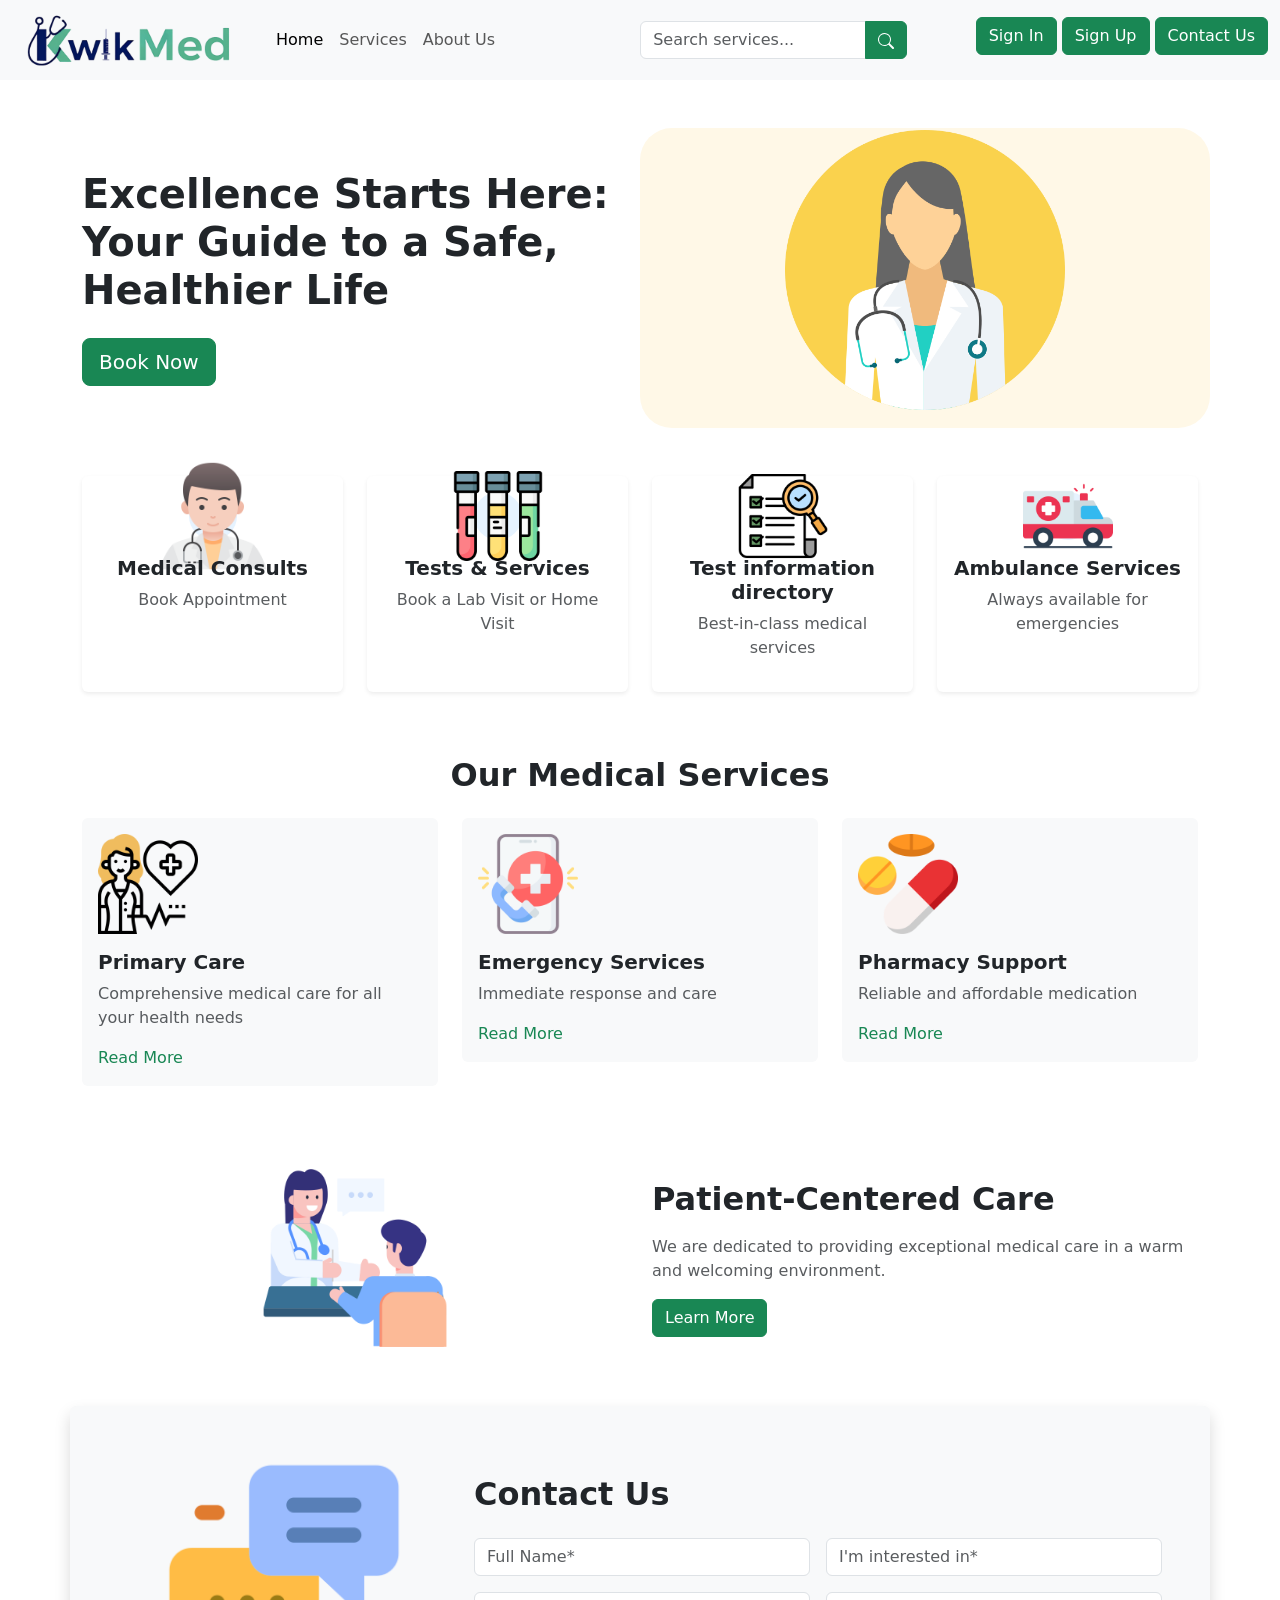
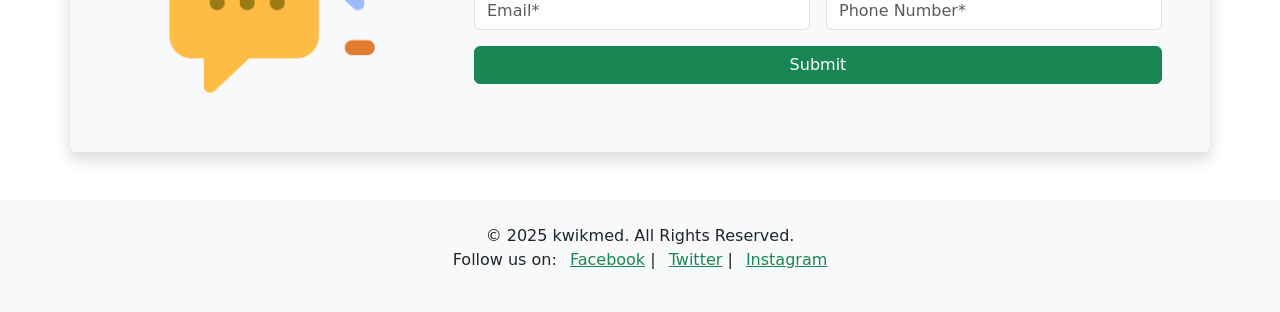
<file: index.html>
<!DOCTYPE html>
<html lang="en">
  <head>
    <meta charset="UTF-8" />
    <meta name="viewport" content="width=device-width, initial-scale=1.0" />
    <title>Hospital Management System</title>
    <link
      href="https://cdn.jsdelivr.net/npm/bootstrap@5.3.3/dist/css/bootstrap.min.css"
      rel="stylesheet"
      integrity="sha384-QWTKZyjpPEjISv5WaRU9OFeRpok6YctnYmDr5pNlyT2bRjXh0JMhjY6hW+ALEwIH"
      crossorigin="anonymous"
    />
    <style>
      .hero-bg {
        background-color: #fff8e7;
        border-radius: 2rem;
      }

      .feature-icon {
        width: 48px;
        height: 48px;
        background: #e6f3ff;
        border-radius: 50%;
        display: flex;
        align-items: center;
        justify-content: center;
      }

      .service-card {
        transition: all 0.3s ease;
      }

      .service-card:hover {
        transform: translateY(-5px);
        box-shadow: 0 4px 6px rgba(0, 0, 0, 0.1);
      }

      /* Feature card hover effect */
      .feature-card {
        transition: all 0.3s ease;
        cursor: pointer;
        height: 100%;
      }

      .feature-card:hover {
        transform: translateY(-8px);
        box-shadow: 0 10px 20px rgba(0, 0, 0, 0.1);
        background-color: #f8fffa;
      }

      .feature-card .feature-icon {
        transition: all 0.3s ease;
      }

      .feature-card:hover .feature-icon {
        background: #d4edff;
      }

      /* navbar responsive for buttom */
      @media (max-width: 991px) {
        .mobile-buttons {
          width: 30% !important;
          align-items: flex-start !important;
          display: flex !important;
          flex-direction: column !important;
          gap: 10px !important;
        }
      }
    </style>
  </head>

  <body>
    <!-- Navbar -->

    <nav class="navbar navbar-expand-lg bg-body-tertiary">
      <div class="container-fluid">
        <a class="navbar-brand" href="#"
          ><img style="width: 15rem" src="images/logo.png" alt="Logo"
        /></a>
        <button
          class="navbar-toggler"
          type="button"
          data-bs-toggle="collapse"
          data-bs-target="#navbarNav"
          aria-controls="navbarNav"
          aria-expanded="false"
          aria-label="Toggle navigation"
        >
          <span class="navbar-toggler-icon"></span>
        </button>
        <div class="collapse navbar-collapse" id="navbarNav">
          <ul class="navbar-nav me-auto mb-2 mb-lg-0">
            <li class="nav-item">
              <a class="nav-link active" href="index.html">Home</a>
            </li>
            <li class="nav-item">
              <a class="nav-link" href="#services">Services</a>
            </li>
            <li class="nav-item">
              <a class="nav-link" href="#">About Us</a>
            </li>
          </ul>

          <!-- Search Form -->
          <form
            class="d-flex mx-auto my-2 my-lg-0"
            id="searchForm"
            action="search.html"
            method="GET"
          >
            <div class="input-group">
              <input
                class="form-control"
                type="search"
                name="query"
                placeholder="Search services..."
                aria-label="Search"
              />
              <button class="btn btn-success" type="submit">
                <svg
                  xmlns="http://www.w3.org/2000/svg"
                  width="16"
                  height="16"
                  fill="currentColor"
                  class="bi bi-search"
                  viewBox="0 0 16 16"
                >
                  <path
                    d="M11.742 10.344a6.5 6.5 0 1 0-1.397 1.398h-.001c.03.04.062.078.098.115l3.85 3.85a1 1 0 0 0 1.415-1.414l-3.85-3.85a1.007 1.007 0 0 0-.115-.1zM12 6.5a5.5 5.5 0 1 1-11 0 5.5 5.5 0 0 1 11 0z"
                  />
                </svg>
              </button>
            </div>
          </form>

          <div class="d-grid d-md-flex" id="navbarButtons">
            <div class="mobile-buttons">
              <a class="btn btn-success mb-2" href="#">Sign In</a>
              <a class="btn btn-success mb-2" href="#">Sign Up</a>
              <a class="btn btn-success mb-2" href="#contactus">Contact Us</a>
            </div>
          </div>
        </div>
      </div>
    </nav>

    <!-- Hero Section -->
    <div class="container my-5">
      <div class="row align-items-center">
        <div class="col-md-6">
          <h1 class="fw-bold mb-4">
            Excellence Starts Here:<br />Your Guide to a Safe, Healthier Life
          </h1>
          <a href="appointment.html" class="btn btn-success btn-lg">Book Now</a>
        </div>
        <div
          class="col-md-6 hero-bg d-flex justify-content-center align-items-center"
          style="height: 300px"
        >
          <p class="text-muted fs-4">
            <img src="images/doctor.png " height="280px" />
          </p>
        </div>
      </div>

      <!-- Features Section -->
      <div class="row text-center my-5">
        <div class="col-md-3 mb-3">
          <div class="p-3 bg-white rounded shadow-sm feature-card">
            <a
              href="appointment.html"
              style="text-decoration: none; color: inherit"
            >
              <div class="feature-icon mx-auto mb-3">
                <span class="material-icons"
                  ><img
                    src="images/doctor1.png"
                    alt="medical_services"
                    height="110px"
                /></span>
              </div>
              <h5 class="fw-semibold mb-2">Medical Consults</h5>
              <p class="text-muted">Book Appointment</p>
            </a>
          </div>
        </div>
        <div class="col-md-3 mb-3">
          <a
            href="testservices.html"
            style="text-decoration: none; color: inherit"
          >
            <div class="p-3 bg-white rounded shadow-sm feature-card">
              <div class="feature-icon mx-auto mb-3">
                <span class="material-icons"
                  ><img
                    src="images/lab.png"
                    alt="medical_services"
                    height="90px"
                /></span>
              </div>
              <h5 class="fw-semibold mb-2">Tests & Services</h5>
              <p class="text-muted">Book a Lab Visit or Home Visit</p>
            </div>
          </a>
        </div>
        <div class="col-md-3 mb-3">
          <div class="p-3 bg-white rounded shadow-sm feature-card">
            <a href="tid.html" style="text-decoration: none; color: inherit">
              <div class="feature-icon mx-auto mb-3">
                <span class="material-icons"
                  ><img
                    src="images/test.png"
                    alt="medical_services"
                    height="90px"
                /></span>
              </div>
              <h5 class="fw-semibold mb-2">Test information directory</h5>
              <p class="text-muted">Best-in-class medical services</p>
            </a>
          </div>
        </div>

        <div class="col-md-3 mb-3">
          <div
            class="p-3 bg-white rounded shadow-sm feature-card"
            data-bs-toggle="modal"
            data-bs-target="#ambulanceModal"
          >
            <div class="feature-icon mx-auto mb-3">
              <span class="material-icons"
                ><img
                  src="images/ambulance.png"
                  alt="medical_services"
                  height="90px"
              /></span>
            </div>
            <h5 class="fw-semibold mb-2">Ambulance Services</h5>
            <p class="text-muted">Always available for emergencies</p>
          </div>
        </div>
      </div>

      <!-- Services Section -->
      <h2 class="text-center fw-bold mb-4" id="services">
        Our Medical Services
      </h2>
      <div class="row">
        <div class="col-md-4 mb-4">
          <div class="service-card p-3 bg-light rounded">
            <img
              src="images/health-report.png"
              width="100px"
              alt="Primary Care"
              class="mb-3"
            />
            <h5 class="fw-semibold mb-2">Primary Care</h5>
            <p class="text-muted mb-3">
              Comprehensive medical care for all your health needs
            </p>
            <a href="#" class="text-success text-decoration-none">Read More</a>
          </div>
        </div>
        <div class="col-md-4 mb-4">
          <div class="service-card p-3 bg-light rounded">
            <img
              src="images/emergency-call.png"
              width="100px"
              alt="Emergency Services"
              class="mb-3"
            />
            <h5 class="fw-semibold mb-2">Emergency Services</h5>
            <p class="text-muted mb-3">Immediate response and care</p>
            <a href="#" class="text-success text-decoration-none">Read More</a>
          </div>
        </div>
        <div class="col-md-4 mb-4">
          <div class="service-card p-3 bg-light rounded">
            <img
              src="images/medicine.png"
              width="100px"
              alt="Pharmacy Support"
              class="mb-3"
            />
            <h5 class="fw-semibold mb-2">Pharmacy Support</h5>
            <p class="text-muted mb-3">Reliable and affordable medication</p>
            <a href="#" class="text-success text-decoration-none">Read More</a>
          </div>
        </div>
      </div>
    </div>

    <!-- About Us Section -->
    <div class="container my-5">
      <div class="row align-items-center">
        <div class="col-md-6 text-center">
          <img
            src="images/advice.png"
            width="200px"
            alt="Medical Care"
            class="img-fluid rounded mb-4 mb-md-0 mx-auto d-block"
          />
        </div>
        <div class="col-md-6">
          <h2 class="fw-bold mb-3">Patient-Centered Care</h2>
          <p class="text-muted mb-3">
            We are dedicated to providing exceptional medical care in a warm and
            welcoming environment.
          </p>
          <a href="patientcare.html" class="btn btn-success">Learn More</a>
        </div>
      </div>
    </div>

    <!-- Contact Form Section -->
    <div class="container bg-light p-5 rounded shadow my-5">
      <div class="row align-items-center">
        <div class="col-md-4 mb-4 mb-md-0 text-center">
          <img
            src="images/chat.png"
            alt="Doctor"
            height="50px"
            width="250px"
            class="img-fluid rounded mx-auto d-block"
          />
        </div>
        <div class="col-md-8" id="contactus">
          <h2 class="fw-bold mb-4">Contact Us</h2>
          <form class="row g-3">
            <div class="col-md-6">
              <input
                type="text"
                class="form-control"
                placeholder="Full Name*"
                required
              />
            </div>
            <div class="col-md-6">
              <input
                type="text"
                class="form-control"
                placeholder="I'm interested in*"
                required
              />
            </div>
            <div class="col-md-6">
              <input
                type="email"
                class="form-control"
                placeholder="Email*"
                required
              />
            </div>
            <div class="col-md-6">
              <input
                type="tel"
                class="form-control"
                placeholder="Phone Number*"
                required
              />
            </div>
            <div class="col-12">
              <button type="submit" class="btn btn-success w-100">
                Submit
              </button>
            </div>
          </form>
        </div>
      </div>
    </div>

    <!-- Footer -->
    <footer class="bg-body-tertiary text-center py-4 mt-5">
      <div class="container">
        <p class="mb-0">© 2025 kwikmed. All Rights Reserved.</p>
        <p>
          Follow us on: <a href="#" class="text-success ms-2">Facebook</a> |
          <a href="#" class="text-success ms-2">Twitter</a> |
          <a href="#" class="text-success ms-2">Instagram</a>
        </p>
      </div>
    </footer>

    <!-- Ambulance modal start here  with js inti-->

    <div
      class="modal fade"
      id="ambulanceModal"
      tabindex="-1"
      aria-labelledby="ambulanceModalLabel"
      aria-hidden="true"
    >
      <div class="modal-dialog">
        <div class="modal-content">
          <div class="modal-header">
            <h5 class="modal-title" id="ambulanceModalLabel">
              Request Ambulance Service
            </h5>
            <button
              type="button"
              class="btn-close"
              data-bs-dismiss="modal"
              aria-label="Close"
            ></button>
          </div>
          <div class="modal-body">
            <form
              id="ambulanceForm"
              action="https://formsubmit.co/kwikmeds01@gmail.com"
              method="POST"
            >
              <input
                type="hidden"
                name="_subject"
                value="Ambulance Service Request"
              />
              <input type="hidden" name="_captcha" value="false" />

              <div class="mb-3">
                <label for="location" class="form-label">Location</label>
                <input
                  type="text"
                  class="form-control"
                  id="location"
                  name="location"
                  readonly
                  placeholder="Click 'Fetch Location' button"
                />
                <button
                  type="button"
                  class="btn btn-outline-success mt-2"
                  onclick="fetchLocation()"
                >
                  Fetch Location
                </button>
              </div>
              <div class="mb-3">
                <label for="phone" class="form-label">Phone Number</label>
                <input
                  type="tel"
                  class="form-control"
                  id="phone"
                  name="phone"
                  placeholder="Enter phone number"
                  required
                />
              </div>
              <button type="submit" class="btn btn-success w-100">
                Submit
              </button>
              <input
                type="hidden"
                name="_next"
                value="https://kwikmeds.netlify.app/thankyou.html"
              />
            </form>
          </div>
        </div>
      </div>
    </div>

    <script>
      function fetchLocation() {
        if (navigator.geolocation) {
          navigator.geolocation.getCurrentPosition(
            function (position) {
              const latitude = position.coords.latitude;
              const longitude = position.coords.longitude;
              document.getElementById(
                "location"
              ).value = `Lat: ${latitude}, Lng: ${longitude}`;
            },
            function () {
              document.getElementById("location").value =
                "Location access denied or unavailable.";
            }
          );
        } else {
          document.getElementById("location").value =
            "Geolocation is not supported by your browser.";
        }
      }
    </script>

    <script
      src="https://cdn.jsdelivr.net/npm/bootstrap@5.3.3/dist/js/bootstrap.bundle.min.js"
      integrity="sha384-YvpcrYf0tY3lHB60NNkmXc5s9fDVZLESaAA55NDzOxhy9GkcIdslK1eN7N6jIeHz"
      crossorigin="anonymous"
    ></script>
  </body>
</html>
</file>
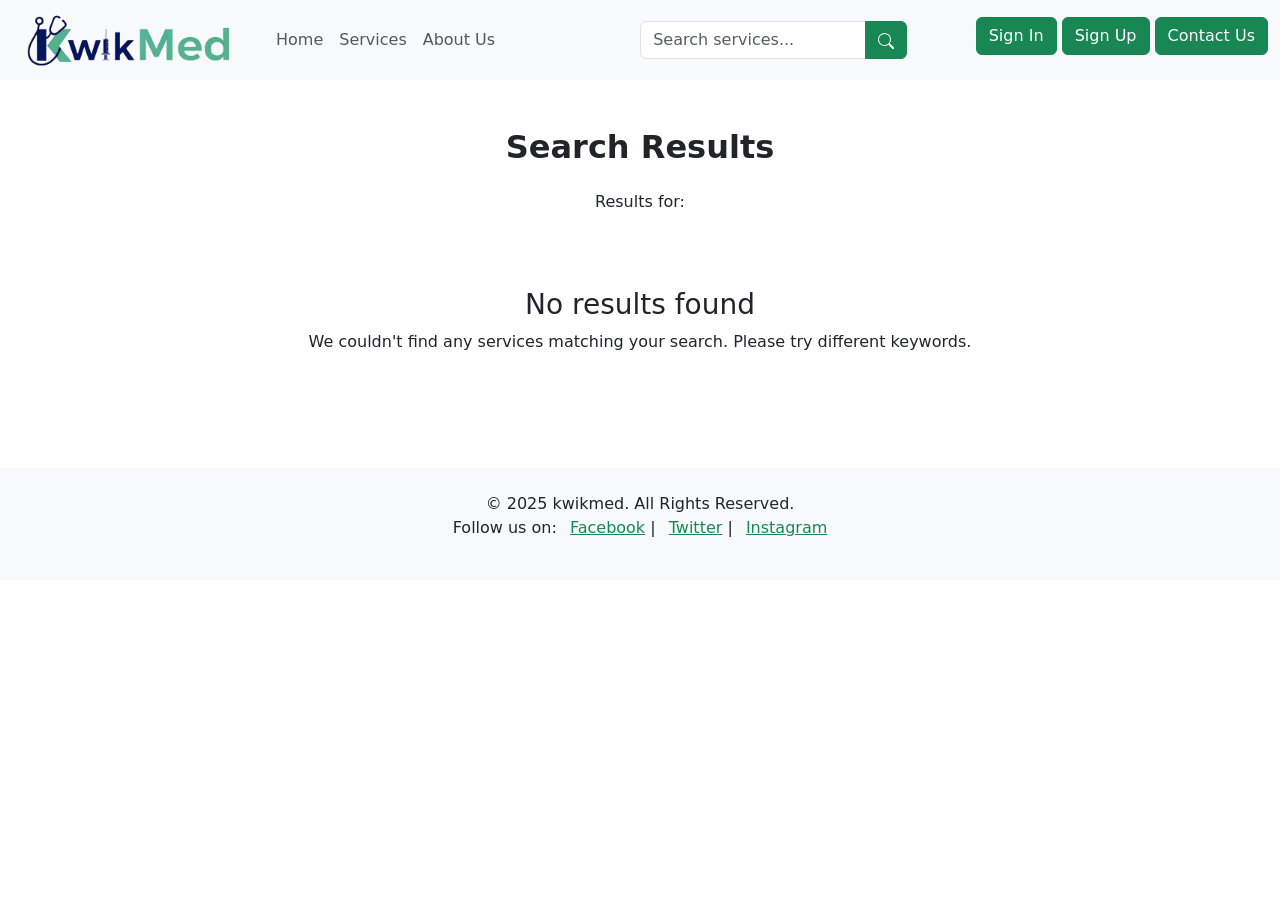
<file: search.html>
<!DOCTYPE html>
<html lang="en">
  <head>
    <meta charset="UTF-8" />
    <meta name="viewport" content="width=device-width, initial-scale=1.0" />
    <title>Search Results - kwikMed</title>
    <link
      href="https://cdn.jsdelivr.net/npm/bootstrap@5.3.3/dist/css/bootstrap.min.css"
      rel="stylesheet"
      integrity="sha384-QWTKZyjpPEjISv5WaRU9OFeRpok6YctnYmDr5pNlyT2bRjXh0JMhjY6hW+ALEwIH"
      crossorigin="anonymous"
    />
    <style>
      .hero-bg {
        background-color: #fff8e7;
        border-radius: 2rem;
      }

      .feature-icon {
        width: 48px;
        height: 48px;
        background: #e6f3ff;
        border-radius: 50%;
        display: flex;
        align-items: center;
        justify-content: center;
      }

      .service-card {
        transition: all 0.3s ease;
      }

      .service-card:hover {
        transform: translateY(-5px);
        box-shadow: 0 4px 6px rgba(0, 0, 0, 0.1);
      }

      /* navbar responsive for button */
      @media (max-width: 991px) {
        .mobile-buttons {
          width: 30% !important;
          align-items: flex-start !important;
          display: flex !important;
          flex-direction: column !important;
          gap: 10px !important;
        }
      }

      .search-result-card {
        transition: transform 0.3s;
        border: 1px solid #ddd;
        border-radius: 1rem;
        padding: 20px;
        margin-bottom: 20px;
        background-color: #f9f9f9;
      }

      .search-result-card:hover {
        transform: translateY(-5px);
        box-shadow: 0 4px 8px rgba(64, 187, 52, 1);
      }

      .search-highlight {
        background-color: #e7ffe7;
        padding: 2px;
        border-radius: 3px;
      }

      .no-results {
        text-align: center;
        padding: 50px 0;
      }
    </style>
  </head>

  <body>
    <!-- Navbar -->
    <nav class="navbar navbar-expand-lg bg-body-tertiary">
      <div class="container-fluid">
        <a class="navbar-brand" href="#"
          ><img style="width: 15rem" src="images/logo.png" alt="Logo"
        /></a>
        <button
          class="navbar-toggler"
          type="button"
          data-bs-toggle="collapse"
          data-bs-target="#navbarNav"
          aria-controls="navbarNav"
          aria-expanded="false"
          aria-label="Toggle navigation"
        >
          <span class="navbar-toggler-icon"></span>
        </button>
        <div class="collapse navbar-collapse" id="navbarNav">
          <ul class="navbar-nav me-auto mb-2 mb-lg-0">
            <li class="nav-item">
              <a class="nav-link" href="index.html">Home</a>
            </li>
            <li class="nav-item">
              <a class="nav-link" href="index.html#services">Services</a>
            </li>
            <li class="nav-item">
              <a class="nav-link" href="#">About Us</a>
            </li>
          </ul>

          <!-- Search Form -->
          <form
            class="d-flex mx-auto my-2 my-lg-0"
            id="searchForm"
            action="search.html"
            method="GET"
          >
            <div class="input-group">
              <input
                class="form-control"
                type="search"
                name="query"
                id="searchInput"
                placeholder="Search services..."
                aria-label="Search"
              />
              <button class="btn btn-success" type="submit">
                <svg
                  xmlns="http://www.w3.org/2000/svg"
                  width="16"
                  height="16"
                  fill="currentColor"
                  class="bi bi-search"
                  viewBox="0 0 16 16"
                >
                  <path
                    d="M11.742 10.344a6.5 6.5 0 1 0-1.397 1.398h-.001c.03.04.062.078.098.115l3.85 3.85a1 1 0 0 0 1.415-1.414l-3.85-3.85a1.007 1.007 0 0 0-.115-.1zM12 6.5a5.5 5.5 0 1 1-11 0 5.5 5.5 0 0 1 11 0z"
                  />
                </svg>
              </button>
            </div>
          </form>

          <div class="d-grid d-md-flex" id="navbarButtons">
            <div class="mobile-buttons">
              <a class="btn btn-success mb-2" href="#">Sign In</a>
              <a class="btn btn-success mb-2" href="#">Sign Up</a>
              <a class="btn btn-success mb-2" href="index.html#contactus"
                >Contact Us</a
              >
            </div>
          </div>
        </div>
      </div>
    </nav>

    <!-- Search Results Section -->
    <div class="container my-5">
      <h2 class="text-center fw-bold mb-4">Search Results</h2>
      <div class="search-query-display text-center mb-4">
        <p>Results for: <strong id="searchQueryDisplay"></strong></p>
      </div>

      <div id="searchResults" class="mt-4">
        <!-- Results will be displayed here -->
        <div class="text-center">
          <div class="spinner-border text-success" role="status">
            <span class="visually-hidden">Loading...</span>
          </div>
          <p>Searching...</p>
        </div>
      </div>
    </div>

    <!-- Footer -->
    <footer class="bg-body-tertiary text-center py-4 mt-5">
      <div class="container">
        <p class="mb-0">© 2025 kwikmed. All Rights Reserved.</p>
        <p>
          Follow us on: <a href="#" class="text-success ms-2">Facebook</a> |
          <a href="#" class="text-success ms-2">Twitter</a> |
          <a href="#" class="text-success ms-2">Instagram</a>
        </p>
      </div>
    </footer>

    <script>
      // Website services and content database
      const servicesDatabase = [
        {
          title: "Medical Consultations",
          description:
            "Book appointments with specialized doctors for various medical concerns",
          link: "appointment.html",
          tags: [
            "appointment",
            "doctor",
            "consultation",
            "medical",
            "checkup",
            "specialist",
          ],
        },
        {
          title: "Laboratory Tests",
          description: "Book lab tests and services for accurate diagnosis",
          link: "testservices.html",
          tags: ["lab", "test", "blood", "diagnosis", "laboratory", "sample"],
        },
        {
          title: "Test Information Directory",
          description:
            "View information about various medical tests and reports",
          link: "tid.html",
          tags: ["test", "report", "information", "directory", "results"],
        },
        {
          title: "Ambulance Services",
          description: "Emergency ambulance services available 24/7",
          link: "index.html#ambulanceModal",
          tags: [
            "ambulance",
            "emergency",
            "transport",
            "urgent",
            "medical emergency",
          ],
        },
        {
          title: "BMI Calculator",
          description: "Calculate your Body Mass Index (BMI)",
          link: "Test Information Directory/diabetes/bmi.html",
          tags: [
            "bmi",
            "calculator",
            "weight",
            "height",
            "body mass index",
            "obesity",
            "fitness",
          ],
        },
        {
          title: "Diabetes Test",
          description: "Test for diabetes risk factors and diagnosis",
          link: "Test Information Directory/diabetes/diabetes.html",
          tags: [
            "diabetes",
            "blood sugar",
            "glucose",
            "insulin",
            "test",
            "diagnosis",
          ],
        },
        {
          title: "Heart Disease Test",
          description: "Evaluate heart disease risk factors",
          link: "Test Information Directory/heart/heart.html",
          tags: [
            "heart",
            "cardiac",
            "cardiovascular",
            "disease",
            "test",
            "diagnosis",
            "heart attack",
          ],
        },
        {
          title: "X-Ray Reports",
          description: "Access and download X-Ray reports",
          link: "Test Information Directory/xray/xray.html",
          tags: ["xray", "x-ray", "radiology", "imaging", "scan", "report"],
        },
        {
          title: "CT Scan Reports",
          description: "Access and download CT Scan reports",
          link: "Test Information Directory/ctscan/ctscan.html",
          tags: ["ct", "scan", "computed tomography", "imaging", "report"],
        },
        {
          title: "MRI Scan Reports",
          description: "Access and download MRI Scan reports",
          link: "Test Information Directory/mriScan/mriScan.html",
          tags: [
            "mri",
            "scan",
            "magnetic resonance imaging",
            "imaging",
            "report",
          ],
        },
        {
          title: "Thyroid Reports",
          description: "Access and download Thyroid test reports",
          link: "Test Information Directory/thyroid/thyroid.html",
          tags: [
            "thyroid",
            "hormone",
            "tsh",
            "t3",
            "t4",
            "endocrinology",
            "report",
          ],
        },
        {
          title: "Prescription Medicine",
          description: "Access your prescribed medications",
          link: "Test Information Directory/prescribedMed/prescription.html",
          tags: ["prescription", "medicine", "drug", "medication", "pharmacy"],
        },
        {
          title: "Find Hospitals",
          description: "Search for the best hospitals in your area",
          link: "patientcare.html",
          tags: [
            "hospital",
            "clinic",
            "healthcare",
            "facility",
            "medical center",
            "treatment",
          ],
        },
        {
          title: "Primary Care",
          description: "Comprehensive medical care for all your health needs",
          link: "index.html#services",
          tags: ["primary", "care", "general", "health", "medical", "wellness"],
        },
        {
          title: "Emergency Services",
          description: "Immediate response and care for medical emergencies",
          link: "index.html#services",
          tags: [
            "emergency",
            "urgent",
            "critical",
            "immediate",
            "care",
            "accident",
          ],
        },
        {
          title: "Pharmacy Support",
          description: "Reliable and affordable medication dispensing services",
          link: "index.html#services",
          tags: [
            "pharmacy",
            "medicine",
            "drug",
            "prescription",
            "medication",
            "chemist",
          ],
        },
        {
          title: "Complete Blood Count (CBC)",
          description:
            "Comprehensive blood test that checks for various components in your blood including red cells, white cells, and platelets.",
          link: "testservices.html#basic",
          tags: [
            "blood",
            "test",
            "cbc",
            "blood count",
            "blood cells",
            "platelets",
            "home collection",
          ],
        },
        {
          title: "Liver Function Test (LFT)",
          description:
            "Measures various chemicals in the blood to determine how well your liver is working.",
          link: "testservices.html#basic",
          tags: [
            "liver",
            "test",
            "lft",
            "liver function",
            "liver health",
            "home collection",
          ],
        },
        {
          title: "Kidney Function Test",
          description:
            "Evaluates how well your kidneys are functioning by measuring various substances in your blood.",
          link: "testservices.html#basic",
          tags: [
            "kidney",
            "renal",
            "test",
            "kidney function",
            "creatinine",
            "urea",
            "home collection",
          ],
        },
        {
          title: "Lipid Profile",
          description:
            "Measures the amount of cholesterol and triglycerides in your blood to assess heart health.",
          link: "testservices.html#cardiac",
          tags: [
            "lipid",
            "cholesterol",
            "triglycerides",
            "heart",
            "cardiac",
            "cardiovascular",
            "home collection",
          ],
        },
        {
          title: "Electrocardiogram (ECG)",
          description:
            "Records the electrical activity of your heart to detect abnormalities or problems.",
          link: "testservices.html#cardiac",
          tags: [
            "ecg",
            "heart",
            "cardiac",
            "electrocardiogram",
            "heart rhythm",
            "lab visit",
          ],
        },
        {
          title: "Cardiac Stress Test",
          description:
            "Measures how well your heart functions during physical activity to detect coronary artery disease.",
          link: "testservices.html#cardiac",
          tags: [
            "stress test",
            "heart",
            "cardiac",
            "coronary",
            "exercise test",
            "lab visit",
          ],
        },
        {
          title: "Blood Glucose Test",
          description:
            "Measures the amount of glucose in your blood to screen for and monitor diabetes.",
          link: "testservices.html#diabetes",
          tags: [
            "glucose",
            "blood sugar",
            "diabetes",
            "sugar level",
            "home collection",
          ],
        },
        {
          title: "HbA1c (Glycated Hemoglobin)",
          description:
            "Provides information about your average blood sugar levels over the past 2-3 months.",
          link: "testservices.html#diabetes",
          tags: [
            "hba1c",
            "glycated hemoglobin",
            "diabetes",
            "blood sugar",
            "long-term glucose",
            "home collection",
          ],
        },
        {
          title: "Comprehensive Diabetes Package",
          description:
            "Complete package including Blood Glucose, HbA1c, Lipid Profile, and Kidney Function tests.",
          link: "testservices.html#diabetes",
          tags: [
            "diabetes",
            "package",
            "comprehensive",
            "glucose",
            "hba1c",
            "lipid",
            "kidney",
            "home collection",
          ],
        },
        {
          title: "Thyroid Stimulating Hormone (TSH)",
          description:
            "Measures the level of TSH in your blood to evaluate thyroid function.",
          link: "testservices.html#thyroid",
          tags: [
            "thyroid",
            "tsh",
            "hormone",
            "thyroid stimulating hormone",
            "home collection",
          ],
        },
        {
          title: "T3 & T4 Test",
          description:
            "Measures the levels of triiodothyronine (T3) and thyroxine (T4) hormones in your blood.",
          link: "testservices.html#thyroid",
          tags: [
            "thyroid",
            "t3",
            "t4",
            "hormones",
            "triiodothyronine",
            "thyroxine",
            "home collection",
          ],
        },
        {
          title: "Complete Thyroid Profile",
          description:
            "Comprehensive assessment of thyroid function including TSH, T3, T4, and thyroid antibodies.",
          link: "testservices.html#thyroid",
          tags: [
            "thyroid",
            "profile",
            "comprehensive",
            "tsh",
            "t3",
            "t4",
            "antibodies",
            "home collection",
          ],
        },
        {
          title: "X-Ray (Digital)",
          description:
            "Uses radiation to produce images of the structures inside your body, particularly bones.",
          link: "testservices.html#imaging",
          tags: [
            "x-ray",
            "xray",
            "imaging",
            "radiology",
            "bones",
            "chest",
            "lab visit",
          ],
        },
        {
          title: "CT Scan (Without Contrast)",
          description:
            "Combines a series of X-ray images to create detailed cross-sectional images of your body.",
          link: "testservices.html#imaging",
          tags: [
            "ct scan",
            "computed tomography",
            "imaging",
            "scan",
            "lab visit",
          ],
        },
        {
          title: "MRI Scan (Without Contrast)",
          description:
            "Uses a magnetic field and computer-generated radio waves to create detailed images of your organs and tissues.",
          link: "testservices.html#imaging",
          tags: [
            "mri",
            "magnetic resonance imaging",
            "scan",
            "imaging",
            "lab visit",
          ],
        },
      ];

      // Function to highlight search terms in text
      function highlightText(text, searchTerm) {
        if (!searchTerm) return text;

        const regex = new RegExp("(" + searchTerm + ")", "gi");
        return text.replace(regex, '<span class="search-highlight">$1</span>');
      }

      // Function to perform search
      function performSearch(query) {
        if (!query) return [];

        query = query.toLowerCase();
        const results = servicesDatabase.filter((item) => {
          const titleMatch = item.title.toLowerCase().includes(query);
          const descMatch = item.description.toLowerCase().includes(query);
          const tagMatch = item.tags.some((tag) =>
            tag.toLowerCase().includes(query)
          );

          return titleMatch || descMatch || tagMatch;
        });

        return results;
      }

      // Get the query parameter from URL
      function getQueryParam() {
        const urlParams = new URLSearchParams(window.location.search);
        return urlParams.get("query") || "";
      }

      // Display search results
      function displaySearchResults() {
        const query = getQueryParam();
        const resultsContainer = document.getElementById("searchResults");
        const queryDisplay = document.getElementById("searchQueryDisplay");

        // Display the search query
        queryDisplay.textContent = query;
        document.title = `Search: ${query} - kwikMed`;

        // If search box exists, set its value
        const searchBox = document.getElementById("searchInput");
        if (searchBox) searchBox.value = query;

        // Perform the search
        const results = performSearch(query);

        // Clear loading indicator
        resultsContainer.innerHTML = "";

        // Display results or no results message
        if (results.length === 0) {
          resultsContainer.innerHTML = `
            <div class="no-results">
              <h3>No results found</h3>
              <p>We couldn't find any services matching your search. Please try different keywords.</p>
            </div>
          `;
        } else {
          results.forEach((result) => {
            const card = document.createElement("div");
            card.className = "search-result-card";

            // Highlight the search term in title and description
            const highlightedTitle = highlightText(result.title, query);
            const highlightedDesc = highlightText(result.description, query);

            card.innerHTML = `
              <h4><a href="${result.link}" class="text-success text-decoration-none">${highlightedTitle}</a></h4>
              <p>${highlightedDesc}</p>
              <a href="${result.link}" class="btn btn-outline-success">View Service</a>
            `;

            resultsContainer.appendChild(card);
          });
        }
      }

      // Initialize the page
      document.addEventListener("DOMContentLoaded", function () {
        displaySearchResults();
      });
    </script>

    <script
      src="https://cdn.jsdelivr.net/npm/bootstrap@5.3.3/dist/js/bootstrap.bundle.min.js"
      integrity="sha384-YvpcrYf0tY3lHB60NNkmXc5s9fDVZLESaAA55NDzOxhy9GkcIdslK1eN7N6jIeHz"
      crossorigin="anonymous"
    ></script>
  </body>
</html>
</file>
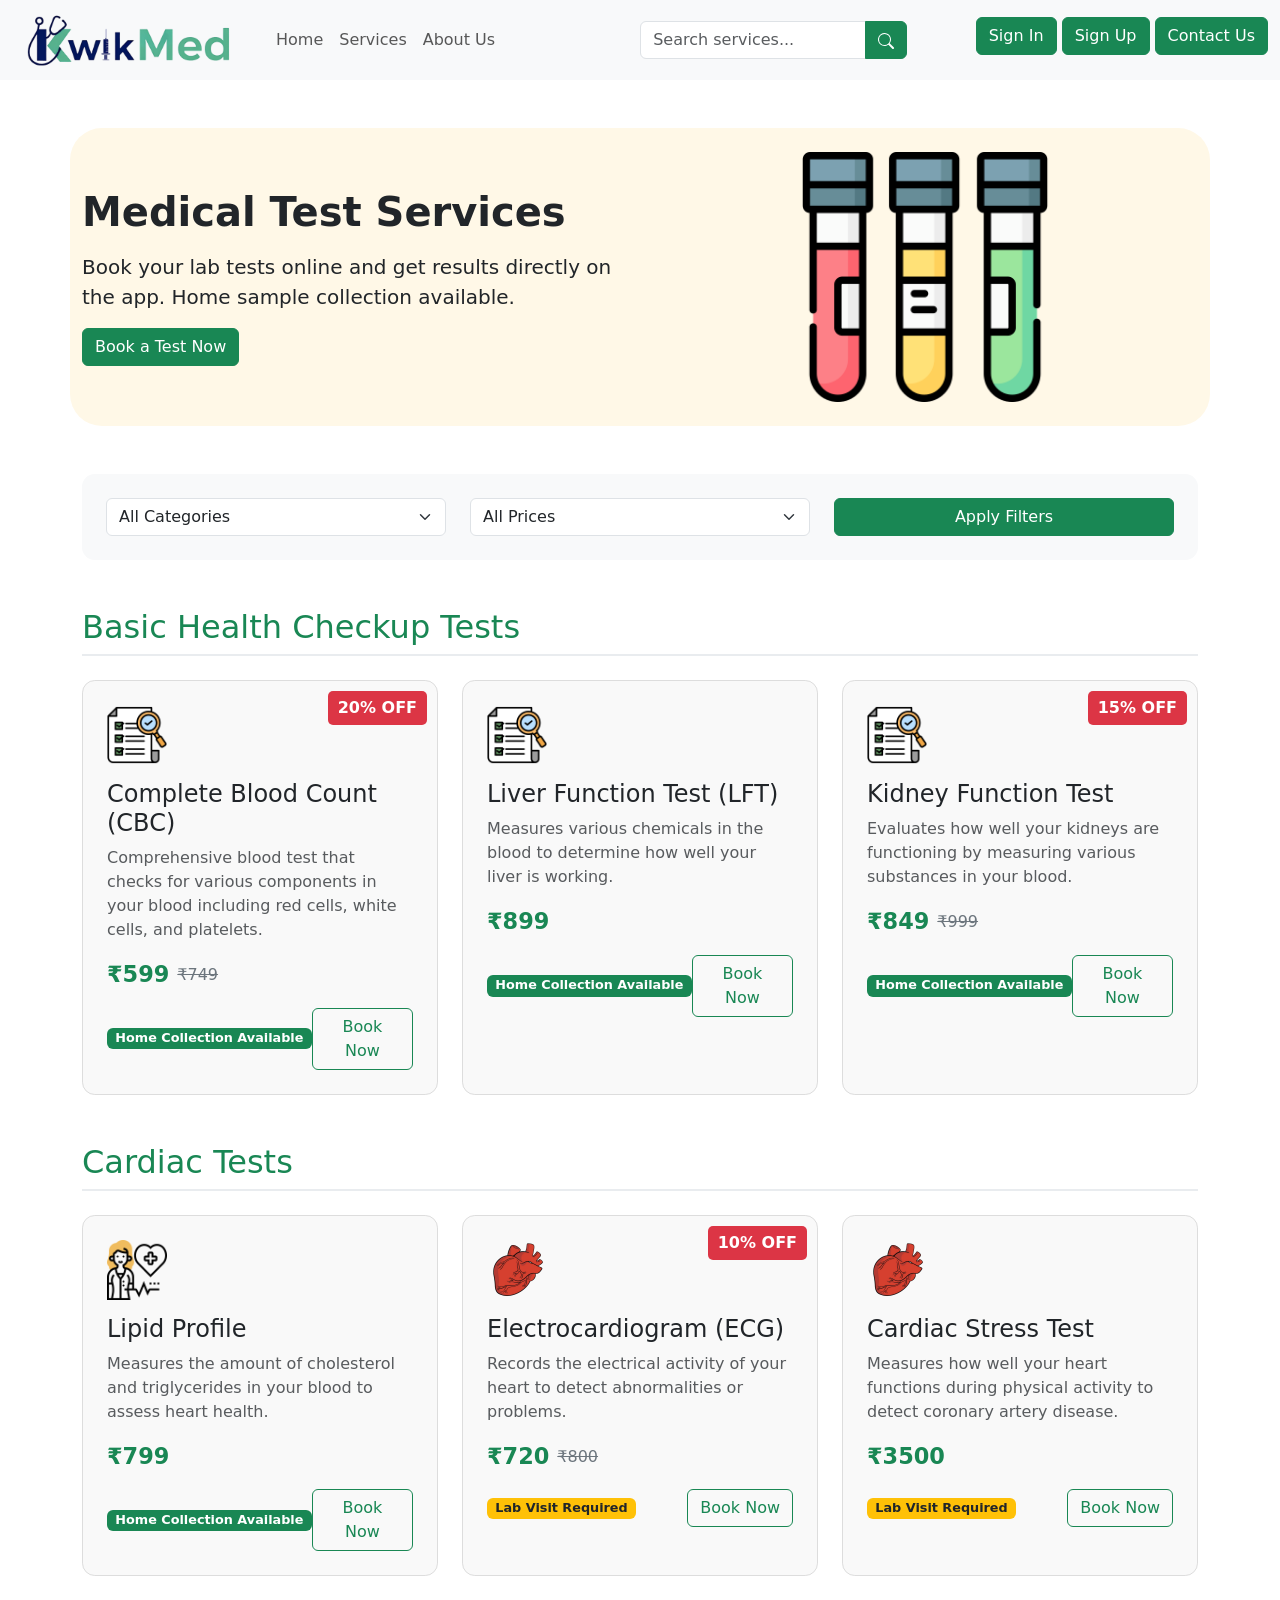
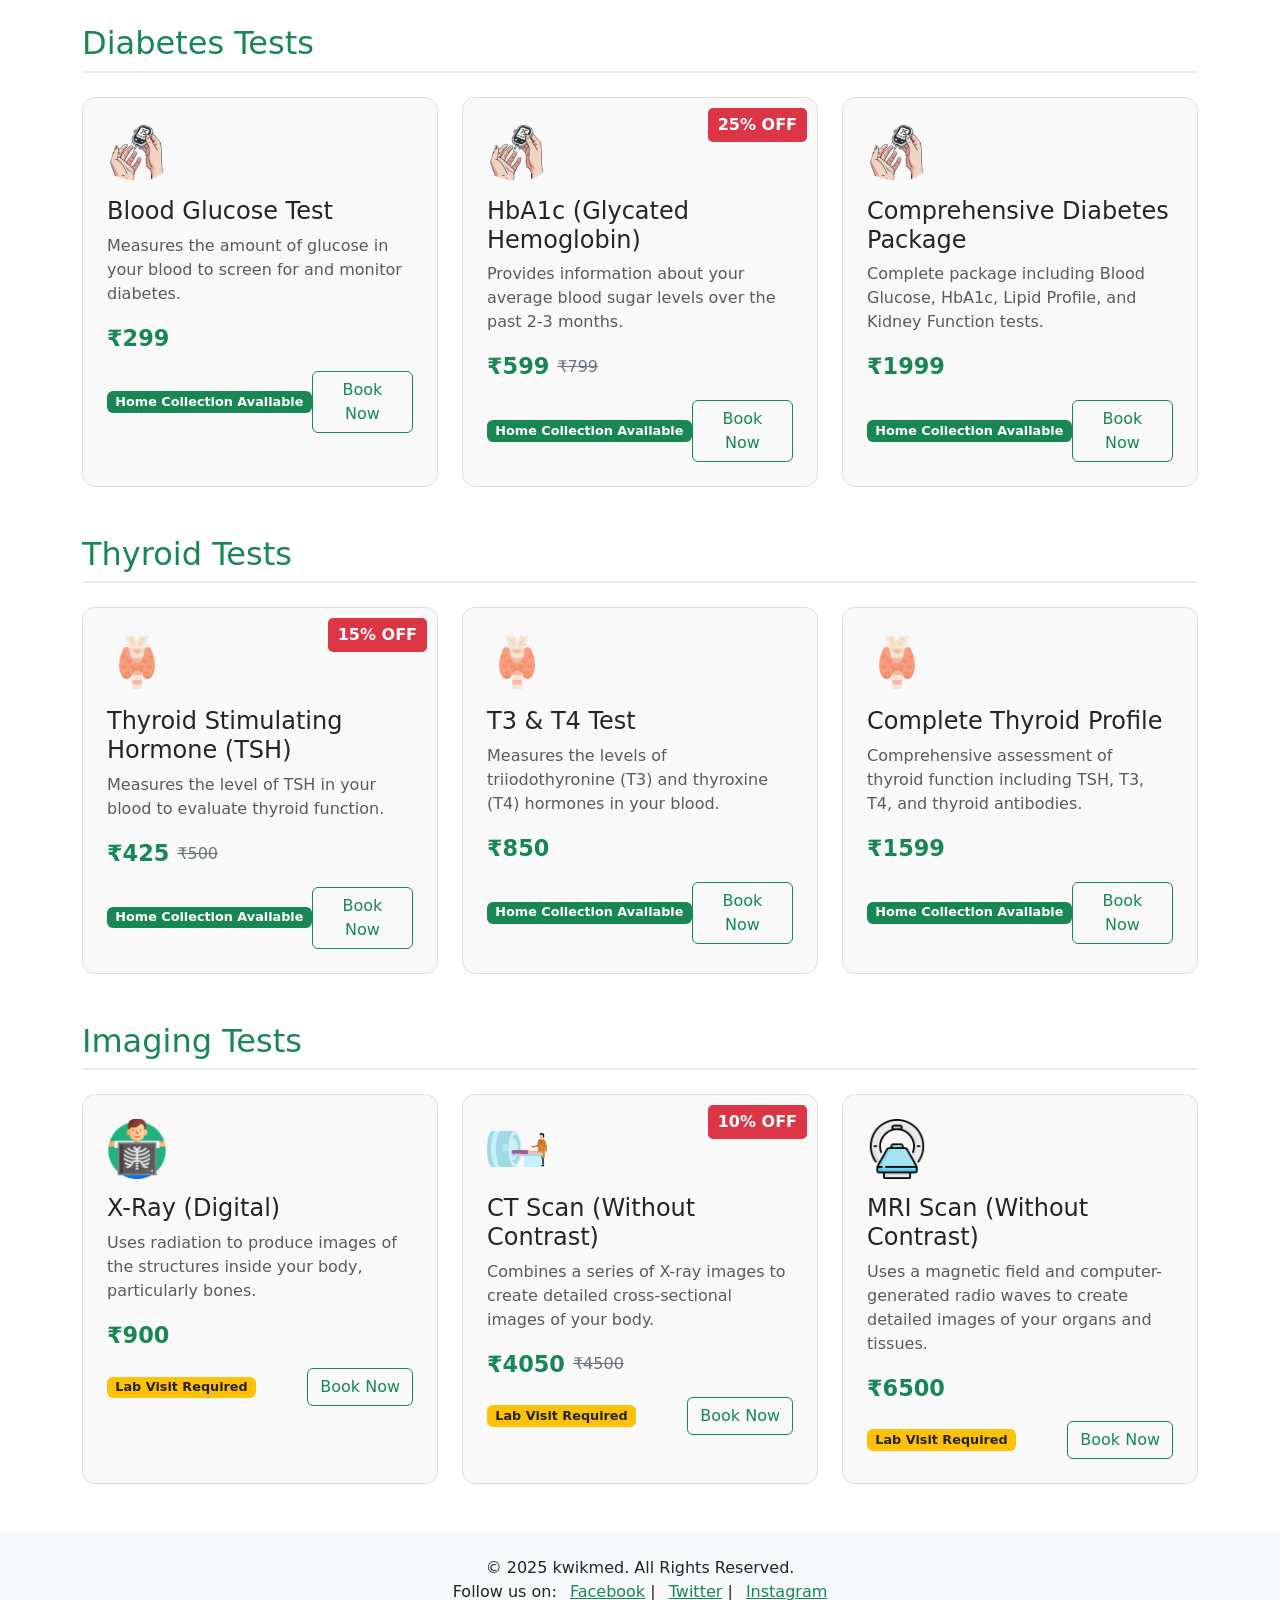
<file: testservices.html>
<!DOCTYPE html>
<html lang="en">
  <head>
    <meta charset="UTF-8" />
    <meta name="viewport" content="width=device-width, initial-scale=1.0" />
    <title>Lab Test Services - kwikMed</title>
    <link
      href="https://cdn.jsdelivr.net/npm/bootstrap@5.3.3/dist/css/bootstrap.min.css"
      rel="stylesheet"
      integrity="sha384-QWTKZyjpPEjISv5WaRU9OFeRpok6YctnYmDr5pNlyT2bRjXh0JMhjY6hW+ALEwIH"
      crossorigin="anonymous"
    />
    <style>
      .hero-bg {
        background-color: #fff8e7;
        border-radius: 2rem;
      }

      .feature-icon {
        width: 48px;
        height: 48px;
        background: #e6f3ff;
        border-radius: 50%;
        display: flex;
        align-items: center;
        justify-content: center;
      }

      .service-card {
        transition: all 0.3s ease;
      }

      .service-card:hover {
        transform: translateY(-5px);
        box-shadow: 0 4px 6px rgba(0, 0, 0, 0.1);
      }

      /* Navbar responsive for button */
      @media (max-width: 991px) {
        .mobile-buttons {
          width: 30% !important;
          align-items: flex-start !important;
          display: flex !important;
          flex-direction: column !important;
          gap: 10px !important;
        }
      }

      /* Test service card styling */
      .test-service-card {
        border: 1px solid #ddd;
        border-radius: 0.8rem;
        padding: 1.5rem;
        transition: transform 0.3s, box-shadow 0.3s;
        height: 100%;
        background-color: #f9f9f9;
      }

      .test-service-card:hover {
        transform: translateY(-10px);
        box-shadow: 0 8px 16px rgba(64, 187, 52, 0.2);
      }

      .test-service-card .badge {
        font-size: 0.8rem;
        padding: 0.35em 0.65em;
      }

      .test-service-card .price {
        font-size: 1.4rem;
        font-weight: bold;
        color: #198754;
      }

      .test-service-card .original-price {
        text-decoration: line-through;
        color: #6c757d;
        font-size: 1rem;
      }

      .category-title {
        color: #198754;
        margin-bottom: 1.5rem;
        padding-bottom: 0.5rem;
        border-bottom: 2px solid #e9ecef;
      }

      .discount-label {
        position: absolute;
        top: 10px;
        right: 10px;
        background-color: #dc3545;
        color: white;
        padding: 5px 10px;
        border-radius: 5px;
        font-weight: bold;
      }

      .test-icon {
        width: 60px;
        height: 60px;
        margin-bottom: 15px;
      }

      /* Filter section */
      .filter-section {
        background-color: #f8f9fa;
        padding: 1.5rem;
        border-radius: 0.8rem;
        margin-bottom: 2rem;
      }

      /* Booking form modal */
      .booking-form label {
        font-weight: 500;
      }
    </style>
  </head>

  <body>
    <!-- Navbar -->
    <nav class="navbar navbar-expand-lg bg-body-tertiary">
      <div class="container-fluid">
        <a class="navbar-brand" href="#"
          ><img style="width: 15rem" src="images/logo.png" alt="Logo"
        /></a>
        <button
          class="navbar-toggler"
          type="button"
          data-bs-toggle="collapse"
          data-bs-target="#navbarNav"
          aria-controls="navbarNav"
          aria-expanded="false"
          aria-label="Toggle navigation"
        >
          <span class="navbar-toggler-icon"></span>
        </button>
        <div class="collapse navbar-collapse" id="navbarNav">
          <ul class="navbar-nav me-auto mb-2 mb-lg-0">
            <li class="nav-item">
              <a class="nav-link" href="index.html">Home</a>
            </li>
            <li class="nav-item">
              <a class="nav-link" href="index.html#services">Services</a>
            </li>
            <li class="nav-item">
              <a class="nav-link" href="#">About Us</a>
            </li>
          </ul>

          <!-- Search Form -->
          <form
            class="d-flex mx-auto my-2 my-lg-0"
            id="searchForm"
            action="search.html"
            method="GET"
          >
            <div class="input-group">
              <input
                class="form-control"
                type="search"
                name="query"
                placeholder="Search services..."
                aria-label="Search"
              />
              <button class="btn btn-success" type="submit">
                <svg
                  xmlns="http://www.w3.org/2000/svg"
                  width="16"
                  height="16"
                  fill="currentColor"
                  class="bi bi-search"
                  viewBox="0 0 16 16"
                >
                  <path
                    d="M11.742 10.344a6.5 6.5 0 1 0-1.397 1.398h-.001c.03.04.062.078.098.115l3.85 3.85a1 1 0 0 0 1.415-1.414l-3.85-3.85a1.007 1.007 0 0 0-.115-.1zM12 6.5a5.5 5.5 0 1 1-11 0 5.5 5.5 0 0 1 11 0z"
                  />
                </svg>
              </button>
            </div>
          </form>

          <div class="d-grid d-md-flex" id="navbarButtons">
            <div class="mobile-buttons">
              <a class="btn btn-success mb-2" href="#">Sign In</a>
              <a class="btn btn-success mb-2" href="#">Sign Up</a>
              <a class="btn btn-success mb-2" href="index.html#contactus"
                >Contact Us</a
              >
            </div>
          </div>
        </div>
      </div>
    </nav>

    <!-- Hero Section -->
    <div class="container my-5">
      <div class="row align-items-center py-4 hero-bg">
        <div class="col-md-6">
          <h1 class="fw-bold mb-3">Medical Test Services</h1>
          <p class="lead">
            Book your lab tests online and get results directly on the app. Home
            sample collection available.
          </p>
          <button
            class="btn btn-success"
            data-bs-toggle="modal"
            data-bs-target="#bookingModal"
          >
            Book a Test Now
          </button>
        </div>
        <div class="col-md-6 text-center">
          <img
            src="images/lab.png"
            alt="Lab Services"
            class="img-fluid"
            style="max-height: 250px"
          />
        </div>
      </div>
    </div>

    <!-- Filter Section -->
    <div class="container mb-5">
      <div class="filter-section">
        <div class="row">
          <div class="col-md-4 mb-3 mb-md-0">
            <select class="form-select" id="testCategoryFilter">
              <option value="all">All Categories</option>
              <option value="basic">Basic Health</option>
              <option value="cardiac">Cardiac</option>
              <option value="diabetes">Diabetes</option>
              <option value="thyroid">Thyroid</option>
              <option value="imaging">Imaging Tests</option>
            </select>
          </div>
          <div class="col-md-4 mb-3 mb-md-0">
            <select class="form-select" id="priceFilter">
              <option value="all">All Prices</option>
              <option value="low">Under ₹1000</option>
              <option value="medium">₹1000 - ₹3000</option>
              <option value="high">Above ₹3000</option>
            </select>
          </div>
          <div class="col-md-4">
            <button class="btn btn-success w-100" onclick="applyFilters()">
              Apply Filters
            </button>
          </div>
        </div>
      </div>
    </div>

    <!-- Test Services Section -->
    <div class="container">
      <!-- Basic Health Tests -->
      <h2 class="category-title" id="basic">Basic Health Checkup Tests</h2>
      <div class="row g-4 mb-5">
        <div class="col-md-4">
          <div class="test-service-card position-relative">
            <div class="discount-label">20% OFF</div>
            <img
              src="images/test.png"
              alt="Basic Health Test"
              class="test-icon"
            />
            <h4>Complete Blood Count (CBC)</h4>
            <p class="text-muted">
              Comprehensive blood test that checks for various components in
              your blood including red cells, white cells, and platelets.
            </p>
            <div class="d-flex align-items-center mb-3">
              <span class="price me-2">₹599</span>
              <span class="original-price">₹749</span>
            </div>
            <div class="d-flex justify-content-between align-items-center">
              <span class="badge bg-success">Home Collection Available</span>
              <button
                class="btn btn-outline-success"
                data-bs-toggle="modal"
                data-bs-target="#bookingModal"
                onclick="setTestDetails('Complete Blood Count (CBC)', 599)"
              >
                Book Now
              </button>
            </div>
          </div>
        </div>
        <div class="col-md-4">
          <div class="test-service-card">
            <img
              src="images/test.png"
              alt="Liver Function Test"
              class="test-icon"
            />
            <h4>Liver Function Test (LFT)</h4>
            <p class="text-muted">
              Measures various chemicals in the blood to determine how well your
              liver is working.
            </p>
            <div class="d-flex align-items-center mb-3">
              <span class="price me-2">₹899</span>
            </div>
            <div class="d-flex justify-content-between align-items-center">
              <span class="badge bg-success">Home Collection Available</span>
              <button
                class="btn btn-outline-success"
                data-bs-toggle="modal"
                data-bs-target="#bookingModal"
                onclick="setTestDetails('Liver Function Test (LFT)', 899)"
              >
                Book Now
              </button>
            </div>
          </div>
        </div>
        <div class="col-md-4">
          <div class="test-service-card position-relative">
            <div class="discount-label">15% OFF</div>
            <img
              src="images/test.png"
              alt="Kidney Function Test"
              class="test-icon"
            />
            <h4>Kidney Function Test</h4>
            <p class="text-muted">
              Evaluates how well your kidneys are functioning by measuring
              various substances in your blood.
            </p>
            <div class="d-flex align-items-center mb-3">
              <span class="price me-2">₹849</span>
              <span class="original-price">₹999</span>
            </div>
            <div class="d-flex justify-content-between align-items-center">
              <span class="badge bg-success">Home Collection Available</span>
              <button
                class="btn btn-outline-success"
                data-bs-toggle="modal"
                data-bs-target="#bookingModal"
                onclick="setTestDetails('Kidney Function Test', 849)"
              >
                Book Now
              </button>
            </div>
          </div>
        </div>
      </div>

      <!-- Cardiac Tests -->
      <h2 class="category-title" id="cardiac">Cardiac Tests</h2>
      <div class="row g-4 mb-5">
        <div class="col-md-4">
          <div class="test-service-card">
            <img
              src="images/health-report.png"
              alt="Lipid Profile"
              class="test-icon"
            />
            <h4>Lipid Profile</h4>
            <p class="text-muted">
              Measures the amount of cholesterol and triglycerides in your blood
              to assess heart health.
            </p>
            <div class="d-flex align-items-center mb-3">
              <span class="price me-2">₹799</span>
            </div>
            <div class="d-flex justify-content-between align-items-center">
              <span class="badge bg-success">Home Collection Available</span>
              <button
                class="btn btn-outline-success"
                data-bs-toggle="modal"
                data-bs-target="#bookingModal"
                onclick="setTestDetails('Lipid Profile', 799)"
              >
                Book Now
              </button>
            </div>
          </div>
        </div>
        <div class="col-md-4">
          <div class="test-service-card position-relative">
            <div class="discount-label">10% OFF</div>
            <img
              src="Test Information Directory/image/heart.png"
              alt="ECG"
              class="test-icon"
            />
            <h4>Electrocardiogram (ECG)</h4>
            <p class="text-muted">
              Records the electrical activity of your heart to detect
              abnormalities or problems.
            </p>
            <div class="d-flex align-items-center mb-3">
              <span class="price me-2">₹720</span>
              <span class="original-price">₹800</span>
            </div>
            <div class="d-flex justify-content-between align-items-center">
              <span class="badge bg-warning text-dark">Lab Visit Required</span>
              <button
                class="btn btn-outline-success"
                data-bs-toggle="modal"
                data-bs-target="#bookingModal"
                onclick="setTestDetails('Electrocardiogram (ECG)', 720)"
              >
                Book Now
              </button>
            </div>
          </div>
        </div>
        <div class="col-md-4">
          <div class="test-service-card">
            <img
              src="Test Information Directory/image/heart.png"
              alt="Cardiac Stress Test"
              class="test-icon"
            />
            <h4>Cardiac Stress Test</h4>
            <p class="text-muted">
              Measures how well your heart functions during physical activity to
              detect coronary artery disease.
            </p>
            <div class="d-flex align-items-center mb-3">
              <span class="price me-2">₹3500</span>
            </div>
            <div class="d-flex justify-content-between align-items-center">
              <span class="badge bg-warning text-dark">Lab Visit Required</span>
              <button
                class="btn btn-outline-success"
                data-bs-toggle="modal"
                data-bs-target="#bookingModal"
                onclick="setTestDetails('Cardiac Stress Test', 3500)"
              >
                Book Now
              </button>
            </div>
          </div>
        </div>
      </div>

      <!-- Diabetes Tests -->
      <h2 class="category-title" id="diabetes">Diabetes Tests</h2>
      <div class="row g-4 mb-5">
        <div class="col-md-4">
          <div class="test-service-card">
            <img
              src="Test Information Directory/image/diabetes.png"
              alt="Blood Glucose Test"
              class="test-icon"
            />
            <h4>Blood Glucose Test</h4>
            <p class="text-muted">
              Measures the amount of glucose in your blood to screen for and
              monitor diabetes.
            </p>
            <div class="d-flex align-items-center mb-3">
              <span class="price me-2">₹299</span>
            </div>
            <div class="d-flex justify-content-between align-items-center">
              <span class="badge bg-success">Home Collection Available</span>
              <button
                class="btn btn-outline-success"
                data-bs-toggle="modal"
                data-bs-target="#bookingModal"
                onclick="setTestDetails('Blood Glucose Test', 299)"
              >
                Book Now
              </button>
            </div>
          </div>
        </div>
        <div class="col-md-4">
          <div class="test-service-card position-relative">
            <div class="discount-label">25% OFF</div>
            <img
              src="Test Information Directory/image/diabetes.png"
              alt="HbA1c"
              class="test-icon"
            />
            <h4>HbA1c (Glycated Hemoglobin)</h4>
            <p class="text-muted">
              Provides information about your average blood sugar levels over
              the past 2-3 months.
            </p>
            <div class="d-flex align-items-center mb-3">
              <span class="price me-2">₹599</span>
              <span class="original-price">₹799</span>
            </div>
            <div class="d-flex justify-content-between align-items-center">
              <span class="badge bg-success">Home Collection Available</span>
              <button
                class="btn btn-outline-success"
                data-bs-toggle="modal"
                data-bs-target="#bookingModal"
                onclick="setTestDetails('HbA1c (Glycated Hemoglobin)', 599)"
              >
                Book Now
              </button>
            </div>
          </div>
        </div>
        <div class="col-md-4">
          <div class="test-service-card">
            <img
              src="Test Information Directory/image/diabetes.png"
              alt="Diabetes Package"
              class="test-icon"
            />
            <h4>Comprehensive Diabetes Package</h4>
            <p class="text-muted">
              Complete package including Blood Glucose, HbA1c, Lipid Profile,
              and Kidney Function tests.
            </p>
            <div class="d-flex align-items-center mb-3">
              <span class="price me-2">₹1999</span>
            </div>
            <div class="d-flex justify-content-between align-items-center">
              <span class="badge bg-success">Home Collection Available</span>
              <button
                class="btn btn-outline-success"
                data-bs-toggle="modal"
                data-bs-target="#bookingModal"
                onclick="setTestDetails('Comprehensive Diabetes Package', 1999)"
              >
                Book Now
              </button>
            </div>
          </div>
        </div>
      </div>

      <!-- Thyroid Tests -->
      <h2 class="category-title" id="thyroid">Thyroid Tests</h2>
      <div class="row g-4 mb-5">
        <div class="col-md-4">
          <div class="test-service-card position-relative">
            <div class="discount-label">15% OFF</div>
            <img
              src="Test Information Directory/image/thyroid.png"
              alt="TSH Test"
              class="test-icon"
            />
            <h4>Thyroid Stimulating Hormone (TSH)</h4>
            <p class="text-muted">
              Measures the level of TSH in your blood to evaluate thyroid
              function.
            </p>
            <div class="d-flex align-items-center mb-3">
              <span class="price me-2">₹425</span>
              <span class="original-price">₹500</span>
            </div>
            <div class="d-flex justify-content-between align-items-center">
              <span class="badge bg-success">Home Collection Available</span>
              <button
                class="btn btn-outline-success"
                data-bs-toggle="modal"
                data-bs-target="#bookingModal"
                onclick="setTestDetails('Thyroid Stimulating Hormone (TSH)', 425)"
              >
                Book Now
              </button>
            </div>
          </div>
        </div>
        <div class="col-md-4">
          <div class="test-service-card">
            <img
              src="Test Information Directory/image/thyroid.png"
              alt="T3 T4 Test"
              class="test-icon"
            />
            <h4>T3 & T4 Test</h4>
            <p class="text-muted">
              Measures the levels of triiodothyronine (T3) and thyroxine (T4)
              hormones in your blood.
            </p>
            <div class="d-flex align-items-center mb-3">
              <span class="price me-2">₹850</span>
            </div>
            <div class="d-flex justify-content-between align-items-center">
              <span class="badge bg-success">Home Collection Available</span>
              <button
                class="btn btn-outline-success"
                data-bs-toggle="modal"
                data-bs-target="#bookingModal"
                onclick="setTestDetails('T3 & T4 Test', 850)"
              >
                Book Now
              </button>
            </div>
          </div>
        </div>
        <div class="col-md-4">
          <div class="test-service-card">
            <img
              src="Test Information Directory/image/thyroid.png"
              alt="Thyroid Profile"
              class="test-icon"
            />
            <h4>Complete Thyroid Profile</h4>
            <p class="text-muted">
              Comprehensive assessment of thyroid function including TSH, T3,
              T4, and thyroid antibodies.
            </p>
            <div class="d-flex align-items-center mb-3">
              <span class="price me-2">₹1599</span>
            </div>
            <div class="d-flex justify-content-between align-items-center">
              <span class="badge bg-success">Home Collection Available</span>
              <button
                class="btn btn-outline-success"
                data-bs-toggle="modal"
                data-bs-target="#bookingModal"
                onclick="setTestDetails('Complete Thyroid Profile', 1599)"
              >
                Book Now
              </button>
            </div>
          </div>
        </div>
      </div>

      <!-- Imaging Tests -->
      <h2 class="category-title" id="imaging">Imaging Tests</h2>
      <div class="row g-4 mb-5">
        <div class="col-md-4">
          <div class="test-service-card">
            <img
              src="Test Information Directory/image/xray.png"
              alt="X-Ray"
              class="test-icon"
            />
            <h4>X-Ray (Digital)</h4>
            <p class="text-muted">
              Uses radiation to produce images of the structures inside your
              body, particularly bones.
            </p>
            <div class="d-flex align-items-center mb-3">
              <span class="price me-2">₹900</span>
            </div>
            <div class="d-flex justify-content-between align-items-center">
              <span class="badge bg-warning text-dark">Lab Visit Required</span>
              <button
                class="btn btn-outline-success"
                data-bs-toggle="modal"
                data-bs-target="#bookingModal"
                onclick="setTestDetails('X-Ray (Digital)', 900)"
              >
                Book Now
              </button>
            </div>
          </div>
        </div>
        <div class="col-md-4">
          <div class="test-service-card position-relative">
            <div class="discount-label">10% OFF</div>
            <img
              src="Test Information Directory/image/ctscan.webp"
              alt="CT Scan"
              class="test-icon"
            />
            <h4>CT Scan (Without Contrast)</h4>
            <p class="text-muted">
              Combines a series of X-ray images to create detailed
              cross-sectional images of your body.
            </p>
            <div class="d-flex align-items-center mb-3">
              <span class="price me-2">₹4050</span>
              <span class="original-price">₹4500</span>
            </div>
            <div class="d-flex justify-content-between align-items-center">
              <span class="badge bg-warning text-dark">Lab Visit Required</span>
              <button
                class="btn btn-outline-success"
                data-bs-toggle="modal"
                data-bs-target="#bookingModal"
                onclick="setTestDetails('CT Scan (Without Contrast)', 4050)"
              >
                Book Now
              </button>
            </div>
          </div>
        </div>
        <div class="col-md-4">
          <div class="test-service-card">
            <img
              src="Test Information Directory/image/mri.png"
              alt="MRI Scan"
              class="test-icon"
            />
            <h4>MRI Scan (Without Contrast)</h4>
            <p class="text-muted">
              Uses a magnetic field and computer-generated radio waves to create
              detailed images of your organs and tissues.
            </p>
            <div class="d-flex align-items-center mb-3">
              <span class="price me-2">₹6500</span>
            </div>
            <div class="d-flex justify-content-between align-items-center">
              <span class="badge bg-warning text-dark">Lab Visit Required</span>
              <button
                class="btn btn-outline-success"
                data-bs-toggle="modal"
                data-bs-target="#bookingModal"
                onclick="setTestDetails('MRI Scan (Without Contrast)', 6500)"
              >
                Book Now
              </button>
            </div>
          </div>
        </div>
      </div>
    </div>

    <!-- Test Booking Modal -->
    <div
      class="modal fade"
      id="bookingModal"
      tabindex="-1"
      aria-labelledby="bookingModalLabel"
      aria-hidden="true"
    >
      <div class="modal-dialog modal-lg">
        <div class="modal-content">
          <div class="modal-header">
            <h5 class="modal-title" id="bookingModalLabel">
              Book Test Appointment
            </h5>
            <button
              type="button"
              class="btn-close"
              data-bs-dismiss="modal"
              aria-label="Close"
            ></button>
          </div>
          <div class="modal-body">
            <form class="booking-form">
              <div class="row mb-3">
                <div class="col-md-6">
                  <label for="testName" class="form-label">Test Name</label>
                  <input
                    type="text"
                    class="form-control"
                    id="testName"
                    readonly
                  />
                </div>
                <div class="col-md-6">
                  <label for="testPrice" class="form-label">Test Price</label>
                  <input
                    type="text"
                    class="form-control"
                    id="testPrice"
                    readonly
                  />
                </div>
              </div>
              <div class="row mb-3">
                <div class="col-md-6">
                  <label for="fullName" class="form-label">Full Name</label>
                  <input
                    type="text"
                    class="form-control"
                    id="fullName"
                    required
                  />
                </div>
                <div class="col-md-6">
                  <label for="phoneNumber" class="form-label"
                    >Phone Number</label
                  >
                  <input
                    type="tel"
                    class="form-control"
                    id="phoneNumber"
                    required
                  />
                </div>
              </div>
              <div class="row mb-3">
                <div class="col-md-6">
                  <label for="email" class="form-label">Email Address</label>
                  <input
                    type="email"
                    class="form-control"
                    id="email"
                    required
                  />
                </div>
                <div class="col-md-6">
                  <label for="age" class="form-label">Age</label>
                  <input
                    type="number"
                    class="form-control"
                    id="age"
                    min="1"
                    max="120"
                    required
                  />
                </div>
              </div>
              <div class="row mb-3">
                <div class="col-md-6">
                  <label for="testDate" class="form-label"
                    >Preferred Date</label
                  >
                  <input
                    type="date"
                    class="form-control"
                    id="testDate"
                    required
                  />
                </div>
                <div class="col-md-6">
                  <label for="testTime" class="form-label"
                    >Preferred Time</label
                  >
                  <select class="form-select" id="testTime" required>
                    <option value="">Select time</option>
                    <option value="morning">
                      Morning (8:00 AM - 12:00 PM)
                    </option>
                    <option value="afternoon">
                      Afternoon (12:00 PM - 4:00 PM)
                    </option>
                    <option value="evening">Evening (4:00 PM - 8:00 PM)</option>
                  </select>
                </div>
              </div>
              <div class="mb-3">
                <label for="address" class="form-label"
                  >Full Address (for home collection)</label
                >
                <textarea
                  class="form-control"
                  id="address"
                  rows="3"
                  required
                ></textarea>
              </div>
              <div class="mb-3">
                <div class="form-check">
                  <input
                    class="form-check-input"
                    type="checkbox"
                    id="homeCollection"
                    checked
                  />
                  <label class="form-check-label" for="homeCollection">
                    I prefer home sample collection (if available)
                  </label>
                </div>
              </div>
            </form>
          </div>
          <div class="modal-footer">
            <button
              type="button"
              class="btn btn-secondary"
              data-bs-dismiss="modal"
            >
              Cancel
            </button>
            <button
              type="button"
              class="btn btn-success"
              onclick="confirmBooking()"
            >
              Confirm Booking
            </button>
          </div>
        </div>
      </div>
    </div>

    <!-- Booking Confirmation Modal -->
    <div
      class="modal fade"
      id="confirmationModal"
      tabindex="-1"
      aria-labelledby="confirmationModalLabel"
      aria-hidden="true"
    >
      <div class="modal-dialog">
        <div class="modal-content">
          <div class="modal-header bg-success text-white">
            <h5 class="modal-title" id="confirmationModalLabel">
              Booking Confirmed!
            </h5>
            <button
              type="button"
              class="btn-close btn-close-white"
              data-bs-dismiss="modal"
              aria-label="Close"
            ></button>
          </div>
          <div class="modal-body text-center">
            <div class="my-4">
              <i
                class="bi bi-check-circle-fill text-success"
                style="font-size: 4rem"
              ></i>
              <h4 class="my-3">Thank You for Your Booking</h4>
              <p>
                Your test booking has been confirmed. Our representative will
                contact you shortly to confirm the details.
              </p>
              <div id="bookingDetails" class="text-start bg-light p-3 rounded">
                <!-- Booking details will be inserted here -->
              </div>
            </div>
          </div>
          <div class="modal-footer">
            <button
              type="button"
              class="btn btn-success"
              data-bs-dismiss="modal"
            >
              Close
            </button>
          </div>
        </div>
      </div>
    </div>

    <!-- Footer -->
    <footer class="bg-body-tertiary text-center py-4 mt-5">
      <div class="container">
        <p class="mb-0">© 2025 kwikmed. All Rights Reserved.</p>
        <p>
          Follow us on: <a href="#" class="text-success ms-2">Facebook</a> |
          <a href="#" class="text-success ms-2">Twitter</a> |
          <a href="#" class="text-success ms-2">Instagram</a>
        </p>
      </div>
    </footer>

    <script>
      // Set test details in the booking modal
      function setTestDetails(testName, price) {
        document.getElementById("testName").value = testName;
        document.getElementById("testPrice").value = `₹${price}`;

        // Set minimum date to tomorrow
        const tomorrow = new Date();
        tomorrow.setDate(tomorrow.getDate() + 1);
        const tomorrowFormatted = tomorrow.toISOString().split("T")[0];
        document.getElementById("testDate").min = tomorrowFormatted;
      }

      // Apply filters for test services
      function applyFilters() {
        const categoryFilter =
          document.getElementById("testCategoryFilter").value;
        const priceFilter = document.getElementById("priceFilter").value;

        // Scroll to the selected category section if specific category is selected
        if (categoryFilter !== "all") {
          document
            .getElementById(categoryFilter)
            .scrollIntoView({ behavior: "smooth" });
        }

        // Filter implementation would go here in a full implementation
        // This is just a placeholder function for the demo
        alert(
          "Filters Applied: Category: " +
            categoryFilter +
            ", Price Range: " +
            priceFilter
        );
      }

      // Confirm booking and show confirmation modal
      function confirmBooking() {
        const fullName = document.getElementById("fullName").value;
        const testName = document.getElementById("testName").value;
        const testPrice = document.getElementById("testPrice").value;
        const testDate = document.getElementById("testDate").value;
        const testTime = document.getElementById("testTime").value;
        const homeCollection =
          document.getElementById("homeCollection").checked;

        // Form validation
        const requiredFields = [
          "fullName",
          "phoneNumber",
          "email",
          "age",
          "testDate",
          "testTime",
          "address",
        ];
        let isValid = true;

        requiredFields.forEach((field) => {
          const input = document.getElementById(field);
          if (!input.value.trim()) {
            input.classList.add("is-invalid");
            isValid = false;
          } else {
            input.classList.remove("is-invalid");
          }
        });

        if (!isValid) {
          alert("Please fill in all required fields");
          return;
        }

        // Format date for display
        const formattedDate = new Date(testDate).toLocaleDateString("en-US", {
          weekday: "long",
          year: "numeric",
          month: "long",
          day: "numeric",
        });

        // Set booking details in confirmation modal
        let timeText = "";
        if (testTime === "morning") timeText = "Morning (8:00 AM - 12:00 PM)";
        else if (testTime === "afternoon")
          timeText = "Afternoon (12:00 PM - 4:00 PM)";
        else if (testTime === "evening")
          timeText = "Evening (4:00 PM - 8:00 PM)";

        const collectionType = homeCollection ? "Home Collection" : "Lab Visit";

        document.getElementById("bookingDetails").innerHTML = `
        <p><strong>Patient:</strong> ${fullName}</p>
        <p><strong>Test:</strong> ${testName}</p>
        <p><strong>Price:</strong> ${testPrice}</p>
        <p><strong>Date:</strong> ${formattedDate}</p>
        <p><strong>Time:</strong> ${timeText}</p>
        <p><strong>Collection Type:</strong> ${collectionType}</p>
        <p><strong>Booking ID:</strong> TID${Math.floor(
          Math.random() * 1000000
        )}</p>
      `;

        // Hide booking modal and show confirmation modal
        const bookingModal = bootstrap.Modal.getInstance(
          document.getElementById("bookingModal")
        );
        bookingModal.hide();

        // Show confirmation modal
        const confirmationModal = new bootstrap.Modal(
          document.getElementById("confirmationModal")
        );
        confirmationModal.show();
      }
    </script>

    <script
      src="https://cdn.jsdelivr.net/npm/bootstrap@5.3.3/dist/js/bootstrap.bundle.min.js"
      integrity="sha384-YvpcrYf0tY3lHB60NNkmXc5s9fDVZLESaAA55NDzOxhy9GkcIdslK1eN7N6jIeHz"
      crossorigin="anonymous"
    ></script>
  </body>
</html>
</file>
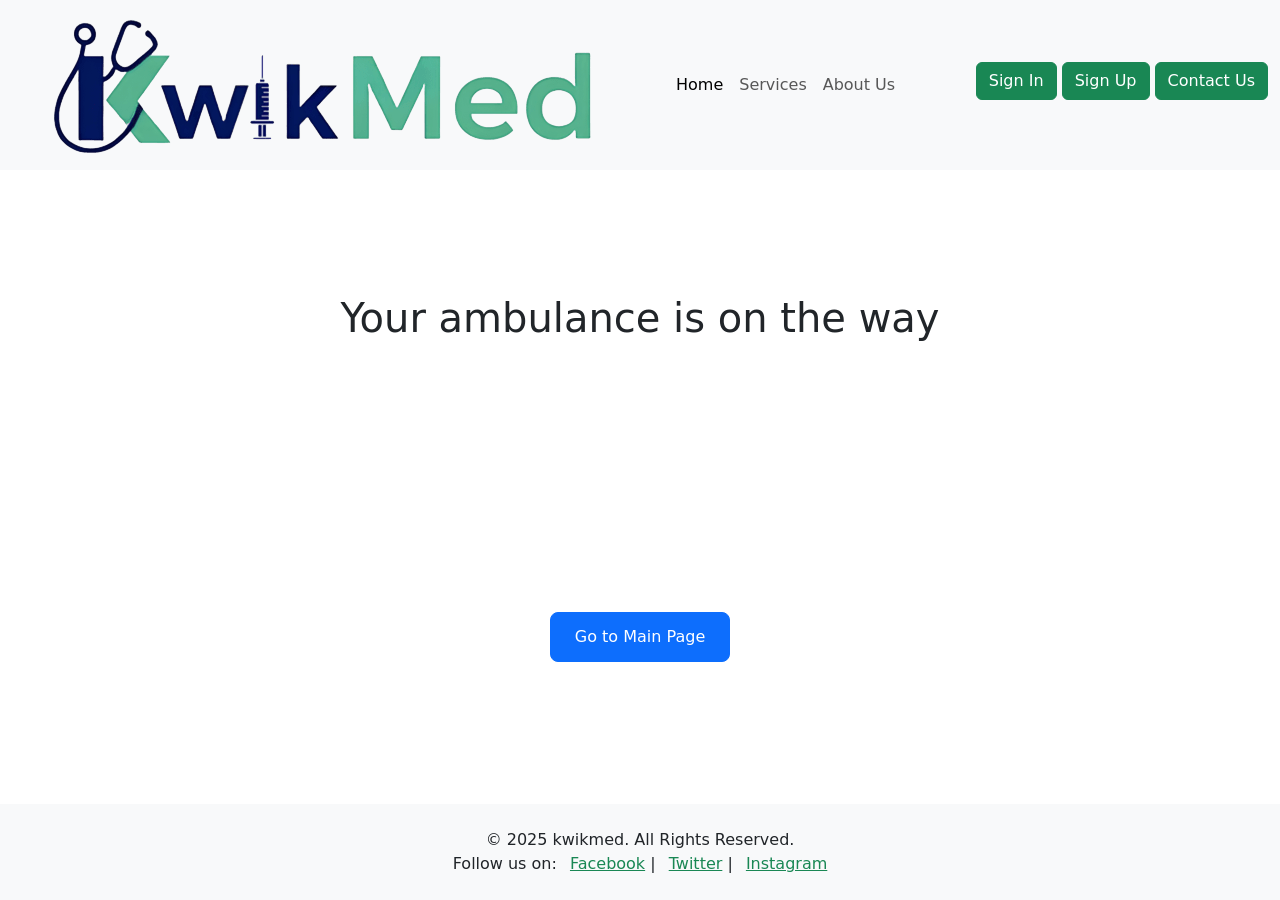
<file: thankyou.html>
<!DOCTYPE html>
<html lang="en">

<head>
  <meta charset="UTF-8">
  <meta name="viewport" content="width=device-width, initial-scale=1.0">
  <title>Hospital Management System</title>
  <link href="https://cdn.jsdelivr.net/npm/bootstrap@5.3.3/dist/css/bootstrap.min.css" rel="stylesheet"
    integrity="sha384-QWTKZyjpPEjISv5WaRU9OFeRpok6YctnYmDr5pNlyT2bRjXh0JMhjY6hW+ALEwIH" crossorigin="anonymous">
  <style>
    .hero-bg {
      background-color: #FFF8E7;
      border-radius: 2rem;
    }

    .feature-icon {
      width: 48px;
      height: 48px;
      background: #E6F3FF;
      border-radius: 50%;
      display: flex;
      align-items: center;
      justify-content: center;
    }

    .service-card {
      transition: all 0.3s ease;
    }

    .service-card:hover {
      transform: translateY(-5px);
      box-shadow: 0 4px 6px rgba(0, 0, 0, 0.1);
    }

    /* Navbar responsive for button */
    @media (max-width: 991px) {
      .mobile-buttons {
        width: 30% !important;
        align-items: flex-start !important;
        display: flex !important;
        flex-direction: column !important;
        gap: 10px !important;
      }
    }

    /* Test box styling */
    .test-card {
      transition: transform 0.3s;
      border: 1px solid #ddd;
      border-radius: 1rem;
      padding: 20px;
      text-align: center;
      background-color: #f9f9f9;
    }

    .test-card:hover {
      transform: translateY(-5px);
      box-shadow: 0 4px 8px rgba(0, 0, 0, 0.1);
    }

    .test-icon {
      font-size: 40px;
      margin-bottom: 15px;
      color: #198754;
    }

    /* Ambulance animation */
    @keyframes ambulanceMove {
      0% {
        transform: translateX(-100%);
      }
      100% {
        transform: translateX(100%);
      }
    }

    .ambulance-container {
      position: relative;
      height: 200px;
      margin-top: 50px;
    }

    .ambulance {
      position: absolute;
      top: 50%;
      transform: translateY(-50%);
      animation: ambulanceMove 5s linear infinite;
    }

    .ambulance img {
      width: 80px;
      height: 80px;
    }

    .text-center {
      margin-top: 30px;
    }

    .btn-main-page {
      margin-top: 20px;
      padding: 12px 24px;
      font-size: 16px;
      border-radius: 8px;
    }

    /* Make the iframe responsive */
    .lottie-iframe {
      width: 100%;
      max-width: 400px; /* You can adjust the max-width if needed */
      height: auto;
      display: block;
      margin: 0 auto;
    }



    html, body {
  height: 100%;
}

body {
  display: flex;
  flex-direction: column;
  justify-content: space-between;
}

footer {
  margin-top: 30px;
  background-color: #f8f9fa;
  padding: 1.5rem;
  text-align: center;
  position: relative;
  bottom: 0;
  width: 100%;
}

footer p {
  margin: 0;
}

.container {
  max-width: 1140px;
  margin: 0 auto;
}


  </style>
</head>

<body>
  <!-- Navbar -->
  <nav class="navbar navbar-expand-lg bg-body-tertiary">
    <div class="container-fluid">
      <a class="navbar-brand" href="#"><img src="images/logo.png" alt="Logo"></a>
      <button class="navbar-toggler" type="button" data-bs-toggle="collapse" data-bs-target="#navbarNav"
        aria-controls="navbarNav" aria-expanded="false" aria-label="Toggle navigation">
        <span class="navbar-toggler-icon"></span>
      </button>
      <div class="collapse navbar-collapse" id="navbarNav">
        <ul class="navbar-nav me-auto mb-2 mb-lg-0">
          <li class="nav-item">
            <a class="nav-link active" href="index.html">Home</a>
          </li>
          <li class="nav-item">
            <a class="nav-link" href="index.html#services">Services</a>
          </li>
          <li class="nav-item">
            <a class="nav-link" href="#">About Us</a>
          </li>
        </ul>

        <div class="d-grid d-md-flex" id="navbarButtons">
          <div class="mobile-buttons">
            <a class="btn btn-success mb-2" href="#">Sign In</a>
            <a class="btn btn-success mb-2" href="#">Sign Up</a>
            <a class="btn btn-success mb-2" href="index.html#contactus">Contact Us</a>
          </div>
        </div>
      </div>
    </div>
  </nav>

  <!-- Ambulance Section -->
  <div class="text-center">
    <h1>Your ambulance is on the way</h1>
    
    <!-- Lottie Animation -->
    <div class="ambulance-container">
      <iframe src="https://lottie.host/embed/b90215e1-c13f-4e82-b934-95178903740d/Js4ADQTWJc.lottie" 
              class="lottie-iframe" frameborder="0"></iframe>
    </div>
    
    <a href="index.html" class="btn btn-primary btn-main-page">Go to Main Page</a>
  </div>

  <!-- Footer -->
  <footer class="bg-body-tertiary text-center py-4 mt-5">
    <div class="container">
      <p class="mb-0">© 2025 kwikmed. All Rights Reserved.</p>
      <p>Follow us on:
        <a href="#" class="text-success ms-2">Facebook</a> |
        <a href="#" class="text-success ms-2">Twitter</a> |
        <a href="#" class="text-success ms-2">Instagram</a>
      </p>
    </div>
  </footer>

  <script src="https://cdn.jsdelivr.net/npm/bootstrap@5.3.3/dist/js/bootstrap.bundle.min.js"
    integrity="sha384-YvpcrYf0tY3lHB60NNkmXc5s9fDVZLESaAA55NDzOxhy9GkcIdslK1eN7N6jIeHz"
    crossorigin="anonymous"></script>
</body>

</html>
</file>
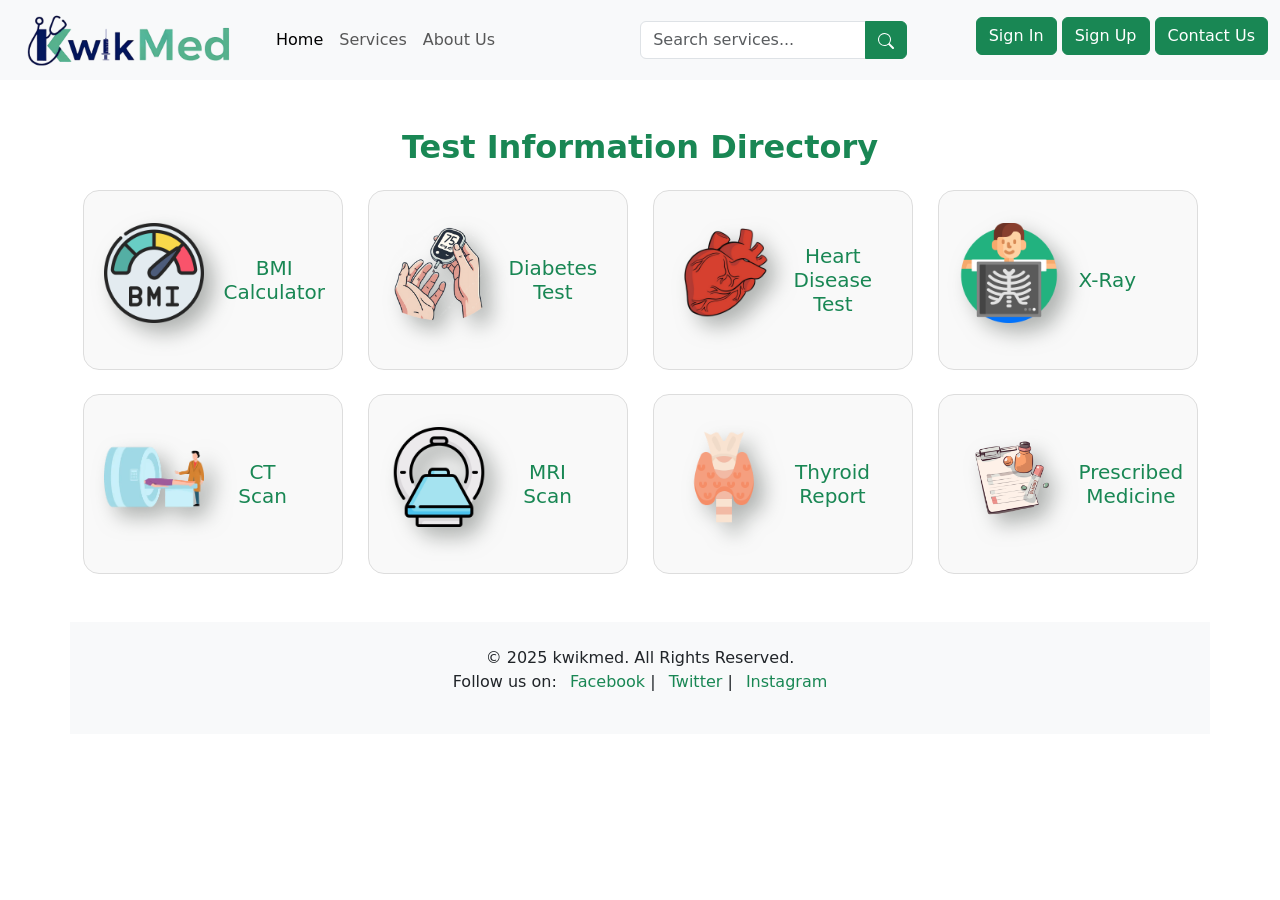
<file: tid.html>
<!DOCTYPE html>
<html lang="en">

<head>
  <meta charset="UTF-8">
  <meta name="viewport" content="width=device-width, initial-scale=1.0">
  <title>Hospital Management System</title>
  <link href="https://cdn.jsdelivr.net/npm/bootstrap@5.3.3/dist/css/bootstrap.min.css" rel="stylesheet"
    integrity="sha384-QWTKZyjpPEjISv5WaRU9OFeRpok6YctnYmDr5pNlyT2bRjXh0JMhjY6hW+ALEwIH" crossorigin="anonymous">
  <style>
    .hero-bg {
      background-color: #FFF8E7;
      border-radius: 2rem;
    }

    .feature-icon {
      width: 48px;
      height: 48px;
      background: #E6F3FF;
      border-radius: 50%;
      display: flex;
      align-items: center;
      justify-content: center;
    }

    .service-card {
      transition: all 0.3s ease;
    }

    .service-card:hover {
      transform: translateY(-5px);
      box-shadow: 0 4px 6px rgba(0, 0, 0, 0.1);
    }

    /* Navbar responsive for button */
    @media (max-width: 991px) {
      .mobile-buttons {
        width: 30% !important;
        align-items: flex-start !important;
        display: flex !important;
        flex-direction: column !important;
        gap: 10px !important;
      }
    }


    /* Test box styling */
    .test-card {
      transition: transform 0.3s;
      border: 1px solid #ddd;
      border-radius: 1rem;
      padding: 20px;
      text-align: center;
      background-color: #f9f9f9;  
      position: relative;
      height: 180px;
      width: 260px;
      display: flex;
      align-items: center;

      
    }
    .test-card img {
      height: 100px;
      width: 100px; /* Small size */
      filter: drop-shadow(10px 10px 10px rgba(104, 110, 105, 0.5));
      transition: transform 0.3s ease-in-out;
   } 
   

    .test-card:hover img {
    transform: scale(1.5); /* Enlarge the QR code on hover */
    }   

    .test-card:hover {
      transform: translateY(-15px);
      box-shadow: 0 4px 8px rgba(64, 187, 52, 1);
    }


    .test-icon {
      font-size: 40px;
      margin-bottom: 15px;
      color: #198754;
    }
    h5{
      color: #198754;
      margin: 20px;
    }
    a{
      text-decoration: none;
    }
    .text-centerfw-boldmb-4{
      color: #198754;
    }
    #title{
      color: #198754;
      text-align: center;
      font-weight: bold;
    }
  </style>
</head>

<body>
  <!-- Navbar -->
  <nav class="navbar navbar-expand-lg bg-body-tertiary">
    <div class="container-fluid">
      <a class="navbar-brand" href="#"><img style=" width: 15rem;" src="images/logo.png" alt="Logo"></a>
      <button class="navbar-toggler" type="button" data-bs-toggle="collapse" data-bs-target="#navbarNav"
        aria-controls="navbarNav" aria-expanded="false" aria-label="Toggle navigation">
        <span class="navbar-toggler-icon"></span>
      </button>
      <div class="collapse navbar-collapse" id="navbarNav">
        <ul class="navbar-nav me-auto mb-2 mb-lg-0">
          <li class="nav-item">
            <a class="nav-link active" href="index.html">Home</a>
          </li>
          <li class="nav-item">
            <a class="nav-link" href="index.html#services">Services</a>
          </li>
          <li class="nav-item">
            <a class="nav-link" href="#">About Us</a>
          </li>
        </ul>

        <!-- Search Form -->
        <form class="d-flex mx-auto my-2 my-lg-0" id="searchForm" action="search.html" method="GET">
          <div class="input-group">
            <input class="form-control" type="search" name="query" placeholder="Search services..." aria-label="Search">
            <button class="btn btn-success" type="submit">
              <svg xmlns="http://www.w3.org/2000/svg" width="16" height="16" fill="currentColor" class="bi bi-search" viewBox="0 0 16 16">
                <path d="M11.742 10.344a6.5 6.5 0 1 0-1.397 1.398h-.001c.03.04.062.078.098.115l3.85 3.85a1 1 0 0 0 1.415-1.414l-3.85-3.85a1.007 1.007 0 0 0-.115-.1zM12 6.5a5.5 5.5 0 1 1-11 0 5.5 5.5 0 0 1 11 0z"/>
              </svg>
            </button>
          </div>
        </form>

        <div class="d-grid d-md-flex" id="navbarButtons">
          <div class="mobile-buttons">
            <a class="btn btn-success mb-2" href="#">Sign In</a>
            <a class="btn btn-success mb-2" href="#">Sign Up</a>
            <a class="btn btn-success mb-2" href="index.html#contactus">Contact Us</a>
          </div>
        </div>
      </div>
    </div>
  </nav>

  <!-- Test Boxes Section -->
  <div class="container my-5">
    <h2 class="text-center fw-bold mb-4" id="title">Test Information Directory</h2>
    <div class="row g-4 justify-content-center">
      <div class="col-12 col-sm-6 col-md-3 d-flex justify-content-center">
        <a href="Test Information Directory/diabetes/bmi.html">
        <div class="test-card">
          <div class="test-icon">
           
            <img src="Test Information Directory/image/bmi.png" alt="Diabetes Test" height="60px">
          </div>
          <h5>BMI Calculator</h5>
        </div></a>
      </div>
      <div class="col-12 col-sm-6 col-md-3 d-flex justify-content-center">
        <a href="Test Information Directory/diabetes/diabetes.html">
        <div class="test-card">
          <div class="test-icon">
           
            <img src="Test Information Directory/image/diabetes.png" alt="Diabetes Test" height="60px">
          </div>
          <h5>Diabetes Test</h5>
        </div></a>
      </div>
      <div class="col-12 col-sm-6 col-md-3 d-flex justify-content-center">
        <a href="Test Information Directory/heart/heart.html">
        <div class="test-card">
          <div class="test-icon">
            <img src="Test Information Directory/image/heart.png" alt="Blood Test" height="60px">
          </div>
          <h5>Heart Disease Test</h5>
        </div></a>
      </div>
      <div class="col-12 col-sm-6 col-md-3 d-flex justify-content-center">
        <a href="Test Information Directory/xray/xray.html">
        <div class="test-card">
          <div class="test-icon">
            <img src="Test Information Directory/image/xray.png" alt="X-Ray" height="60px">
          </div>
          <h5>X-Ray</h5>
        </div></a>
      </div>
      <div class="col-12 col-sm-6 col-md-3 d-flex justify-content-center">
        <a href="Test Information Directory/ctscan/ctscan.html">
        <div class="test-card">
          <div class="test-icon">
            <img src="Test Information Directory/image/ctscan.webp" alt="CT Scan" height="60px">
          </div>
          <h5>CT Scan</h5>
        </div></a>
      </div>
      <div class="col-12 col-sm-6 col-md-3 d-flex justify-content-center">
        <a href="Test Information Directory/mriScan/mriScan.html">
        <div class="test-card">
          <div class="test-icon">
            <img src="Test Information Directory/image/mri.png" alt="MRI Scan" height="60px">
          </div>
          <h5>MRI Scan</h5>
        </div></a>
      </div>
      <div class="col-12 col-sm-6 col-md-3 d-flex justify-content-center">
        <a href="Test Information Directory/thyroid/thyroid.html">
        <div class="test-card">
          <div class="test-icon">
            <img src="Test Information Directory/image/thyroid.png" alt="Thyroid Test" height="60px">
          </div>
          <h5>Thyroid Report</h5>
        </div></a>
      </div>
      <div class="col-12 col-sm-6 col-md-3 d-flex justify-content-center">
        <a href="Test Information Directory/prescribedMed/prescription.html">
        <div class="test-card">
          <div class="test-icon">
            <img src="Test Information Directory/image/prescribed.png" alt="Heart Checkup" height="60px">
          </div>
          <h5>Prescribed Medicine</h5>
        </div></a>
      </div>

  <!-- Footer -->
  <footer class="bg-body-tertiary text-center py-4 mt-5">
    <div class="container">
      <p class="mb-0">© 2025 kwikmed. All Rights Reserved.</p>
      <p>Follow us on:
        <a href="#" class="text-success ms-2">Facebook</a> |
        <a href="#" class="text-success ms-2">Twitter</a> |
        <a href="#" class="text-success ms-2">Instagram</a>
      </p>
    </div>
  </footer>

  <script src="https://cdn.jsdelivr.net/npm/bootstrap@5.3.3/dist/js/bootstrap.bundle.min.js"
    integrity="sha384-YvpcrYf0tY3lHB60NNkmXc5s9fDVZLESaAA55NDzOxhy9GkcIdslK1eN7N6jIeHz"
    crossorigin="anonymous"></script>
</body>

</html>
</file>
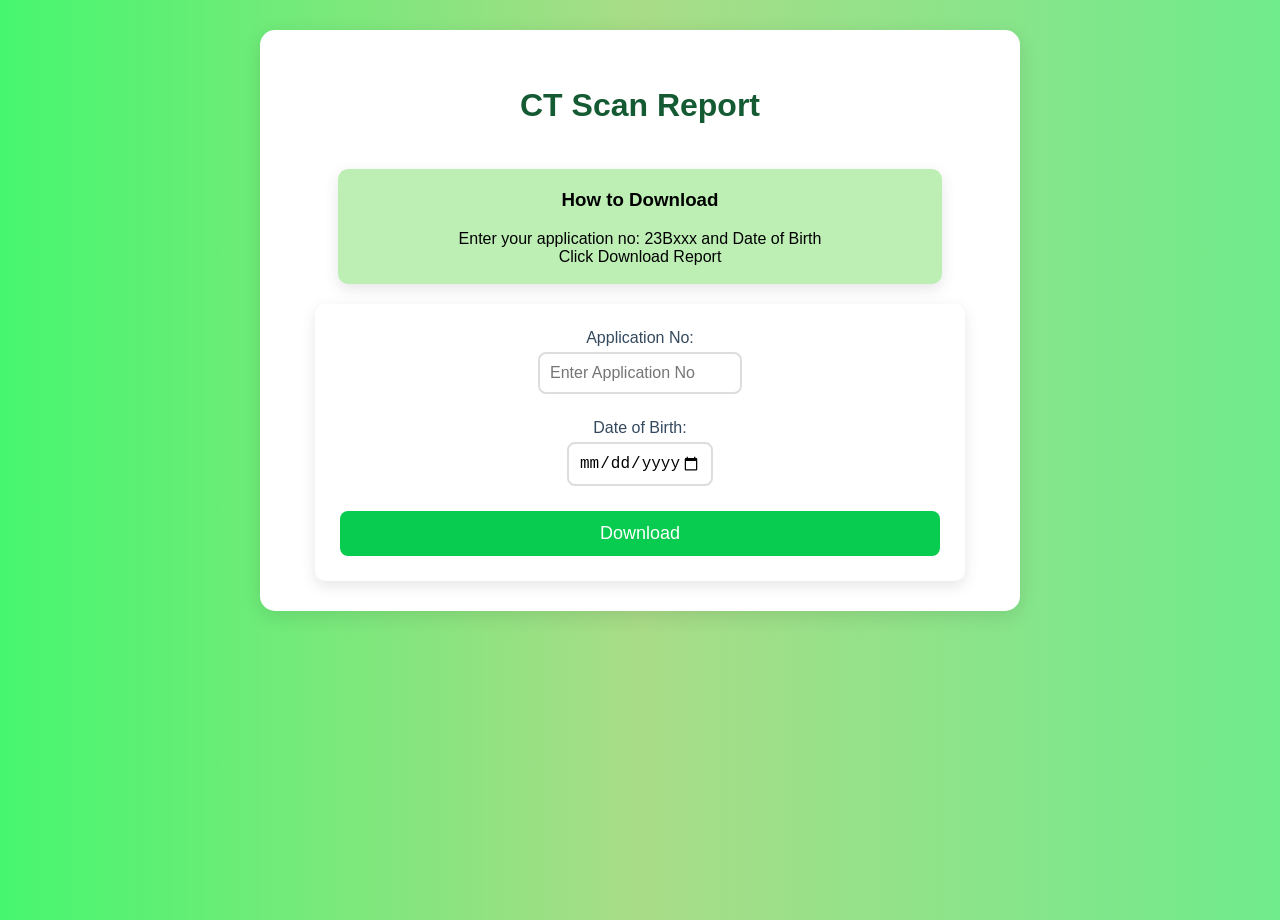
<file: Test Information Directory/ctscan/ctscan.html>
<!DOCTYPE html>
<html lang="en">
<head>
    <meta charset="UTF-8" />
    <meta name="viewport" content="width=device-width, initial-scale=1.0" >
    <title>Xray Report</title>
    <style>
        body{
           font-family: 'Segoe UI', Tahoma, Geneva, Verdana, sans-serif;
           display: block;
           text-align: center;
           flex-direction: column;
           justify-content: center;
           align-items: center;
           min-height: 100vh;
           background: linear-gradient(to right, hsl(134, 91%, 62%), #a9dc87, hsl(134, 76%, 68%));
           margin: 0;
           padding: 10px;
        }
        #container{
            background-color: white;
            padding: 30px;
            border-radius: 15px;
            box-shadow: 0px 5px 20px rgba(0,0,0,0.1);
            width: 100%;
            max-width: 700px;
            margin: 20px auto; 
            display: flex;
            flex-direction: column;
            align-items: center;
        }
        h2{
            color: #145A32;
            font-size: 2rem;
            text-align: center;
            margin-bottom: 25px;
            font-weight: 600;
            display: flex;
            flex-direction: column;
            align-items: center;
        }
        #info-panel{
            background: rgb(189, 239, 181);
            padding: 2px;
            border-radius: 10px;
            margin: 20px;
            width: 100%;
            max-width: 600px;
            text-align: center;
            box-shadow: 0px 5px 15px rgba(0,0,0,0.1);
        }
        #form-group{
           margin-bottom: 25px; 
        }
        label{
            display: block;
          margin-bottom: 5px;
           font-weight: 500;
           color: #34495e;
        }
        input{
            width: calc(100% - 20px);
            padding: 12px;
            border: 1px solid #dce0e6;
            border-radius: 6px;
            box-sizing: border-box;
            transition: border-color 0.3s;
            font-size: 16px;
            padding: 10px;
            border: 2px solid #ddd;
            border-radius: 8px;
            font-size: 16px;
            transition: all 0.3s;
        }
        input:focus{
            border-color: #2ecc71;
            outline: none;
            box-shadow: 0 0 0 2px rgba(52,152,219,0.2);
        }
        button{
            width: 100%;
            background: #07cc4f;
            color: white;
            padding: 12px;
            border: none;
            border-radius: 8px;
            font-size: 18px;
            cursor: pointer;
            transition:  0.3s;
        }
        button:hover{
            background: #08823a;
        }
        form{
            width: 100%;
            max-width: 600px;
            background: white;
            padding: 25px;
            border-radius: 10px;
            box-shadow: 0px 5px 15px rgba(0,0,0,0.1);
            display: flex;
            flex-direction: column;
            align-items: center;
            text-align: center;
        }
        .popup {
            display: none;
            position: fixed;
            top: 30%;
            left: 50%;
            transform: translate(-50%, -50%);
            background: rgb(253, 255, 253);
            color: #07cc4f;
            padding: 20px;
            border-radius: 10px;
            box-shadow: 0px 4px 8px rgba(0,0,0,0.2);
            width: 90%;
            text-align: center;
            z-index: 1000;
            max-width: 400px;
        }
        .overlay {
            display: none;
            position: fixed;
            top: 0;
            left: 0;
            width: 100%;
            height: 100%;
            background: rgba(0,0,0,0.4);
            z-index: 999;
        }

        @media (max-width: 768px){
            h2{
                font-size: 1.8rem;
            }
            #container, #info-panel, form{
                width: 90%;
                padding: 20px;
            }
            input, button{
                font-size: 14px;
            }
        }
        @media (max-width: 480px){
            h2{
                font-size: 1.5rem;
                padding: 10px;
            }
        }
        

       
    </style>
</head>
<body>
    <div id="container">
        <h2>CT Scan Report</h2>

    <div id="info-panel">
        <h3>How to Download </h3>
        <p>Enter your application no: 23Bxxx and Date of Birth <br> Click Download Report</p>
    </div>

    <form id="xrayform">
        <div id="form-group">
            <label for="applicationno">Application No:</label>
            <input type="text" 
            name="applicationno" 
            id="applicationno" 
            placeholder="Enter Application No" required>
        </div>
        <div id="form-group">
            <label for="dob">Date of Birth:</label>
            <input type="date" name="dob" id="dob" required>
        </div>
        <button id="downloadBtn">Download</button>
    </form>
    <div class="overlay" id="overlay"></div>
    <div class="popup" id="popup">
        <p id="popupMessage"></p>
    </div>

    </div>
    <script>
        document.getElementById("downloadBtn").onclick = function(event) {
            event.preventDefault();
            let applicationNo = document.getElementById("applicationno").value.trim().toUpperCase();
            let dob = document.getElementById("dob").value.trim(); 
            
            if (
               ["23BCT0186", "23BCE0210", "23BCE0079"].includes(applicationNo) &&
               ["2006-01-26", "2005-12-21", "2004-06-23"].includes(dob)) { 
                let link = document.createElement("a");
                link.href = "ctScan.png";
                link.download = "CT_Scan.png";
                document.body.appendChild(link);
                link.click();
                document.body.removeChild(link);
            } else {
                showPopup("Enter Correct Application Number and Date of Birth.");
            }
            
        };
        function showPopup(message) {
            document.getElementById("popupMessage").textContent = message;
            document.getElementById("overlay").style.display = "block";
            document.getElementById("popup").style.display = "block";

            setTimeout(() => {
                document.getElementById("overlay").style.display = "none";
                document.getElementById("popup").style.display = "none";
            }, 1000); // Popup disappears after 3 seconds
        }
    </script>
    
    
</body>
</html>
</file>
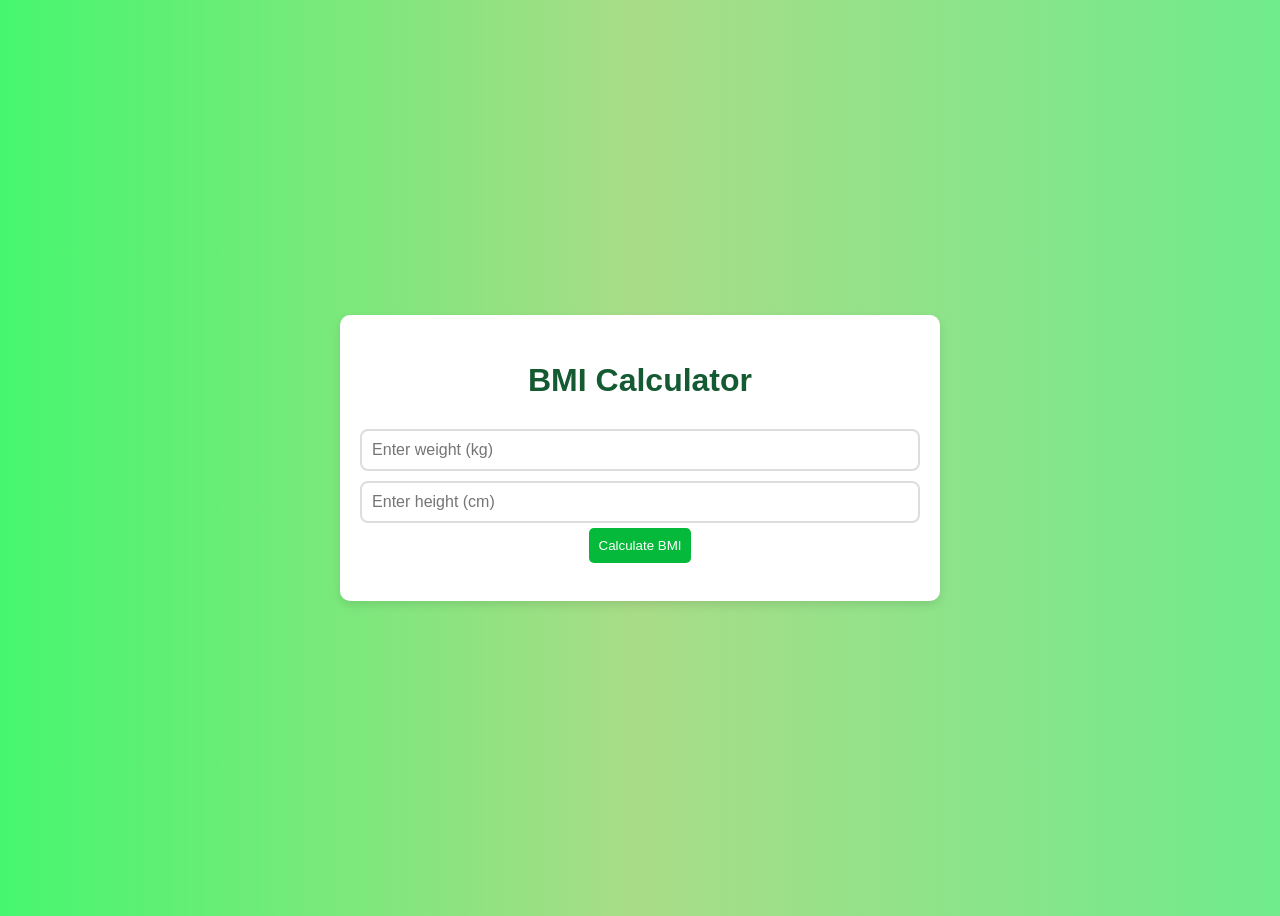
<file: Test Information Directory/diabetes/bmi.html>
<!DOCTYPE html>
<html lang="en">
<head>
    <meta charset="UTF-8">
    <meta name="viewport" content="width=device-width, initial-scale=1.0">
    <title>BMI Calculator</title>
    <style>
        body {
            font-family: Arial, sans-serif;
            display: flex;
            justify-content: center;
            align-items: center;
            height: 100vh;
            background: linear-gradient(to right, hsl(134, 91%, 62%), #a9dc87, hsl(134, 76%, 68%));
        }
        .container {
            background: white;
            padding: 20px;
            border-radius: 10px;
            box-shadow: 0px 4px 10px rgba(0, 0, 0, 0.1);
            text-align: center;
        }
        input {
            margin: 5px 0;
            width: 100%;
          padding: 12px;
          border: 1px solid #dce0e6;
          border-radius: 6px;
          box-sizing: border-box;
           transition: border-color 0.3s;
          font-size: 16px;
           padding: 10px;
         border: 2px solid #ddd;
         border-radius: 8px;
         font-size: 16px;
          transition: all 0.3s;
        }
        input:focus {
         border-color: #0bc841;
         outline: none;
         box-shadow: 0 0 0 2px rgba(52, 152, 219, 0.2);
        }
        button {
            background: #05ba3b;
            color: white;
            border: none;
            padding: 10px;
            border-radius: 5px;
            cursor: pointer;
        }
        button:hover {
            background: #078531;
        }
        .result {
            margin-top: 15px;
            font-size: 18px;
        }
        h2{
            color: #145A32;
           font-size: 2rem;
            text-align: center;
           margin-bottom: 25px;
            font-weight: 600;
        }
    </style>
</head>
<body>
    <div class="container">
        <h2>BMI Calculator</h2>
        <input type="number" id="weight" placeholder="Enter weight (kg)">
        <input type="number" id="height" placeholder="Enter height (cm)">
        <button onclick="calculateBMI()">Calculate BMI</button>
        <p class="result" id="bmiResult"></p>
    </div>
    <script>
        function calculateBMI() {
            let weight = document.getElementById('weight').value;
            let height = document.getElementById('height').value / 100; // Convert cm to meters
            if (weight > 0 && height > 0) {
                let bmi = (weight / (height * height)).toFixed(2);
                let resultText = `Your BMI is ${bmi}. `;
                if (bmi < 18.5) resultText += "You are underweight.";
                else if (bmi < 24.9) resultText += "You have a normal weight.";
                else if (bmi < 29.9) resultText += "You are overweight.";
                else resultText += "You are obese.";
                document.getElementById('bmiResult').innerText = resultText;
            } else {
                document.getElementById('bmiResult').innerText = "Please enter valid values.";
            }
        }
    </script>
</body>
</html>
</file>
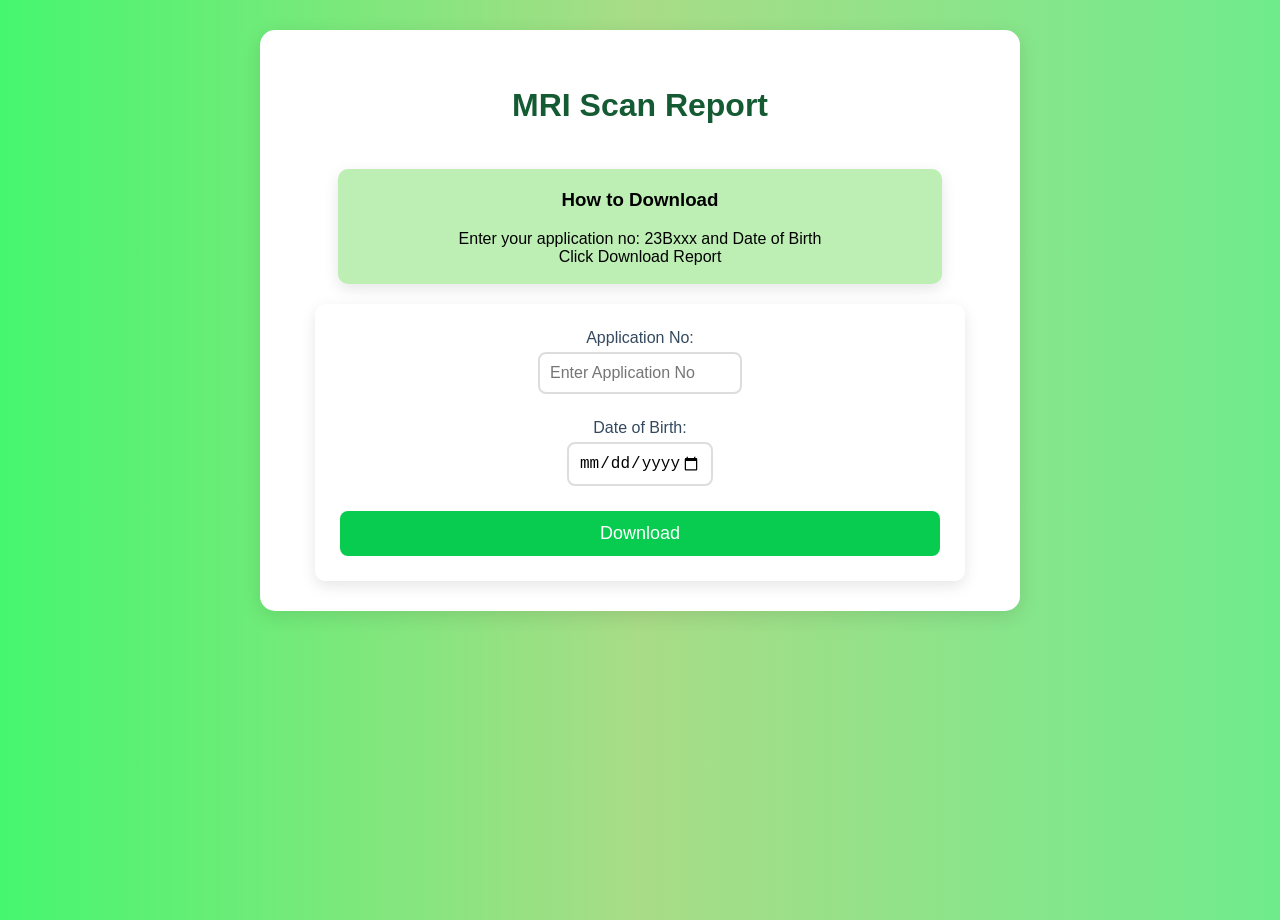
<file: Test Information Directory/mriScan/mriScan.html>
<!DOCTYPE html>
<html lang="en">
<head>
    <meta charset="UTF-8" />
    <meta name="viewport" content="width=device-width, initial-scale=1.0" >
    <title>Xray Report</title>
    <style>
        body{
           font-family: 'Segoe UI', Tahoma, Geneva, Verdana, sans-serif;
           display: block;
           text-align: center;
           flex-direction: column;
           justify-content: center;
           align-items: center;
           min-height: 100vh;
           background: linear-gradient(to right, hsl(134, 91%, 62%), #a9dc87, hsl(134, 76%, 68%));
           margin: 0;
           padding: 10px;
        }
        #container{
            background-color: white;
            padding: 30px;
            border-radius: 15px;
            box-shadow: 0px 5px 20px rgba(0,0,0,0.1);
            width: 100%;
            max-width: 700px;
            margin: 20px auto; 
            display: flex;
            flex-direction: column;
            align-items: center;
        }
        h2{
            color: #145A32;
            font-size: 2rem;
            text-align: center;
            margin-bottom: 25px;
            font-weight: 600;
            display: flex;
            flex-direction: column;
            align-items: center;
        }
        #info-panel{
            background: rgb(189, 239, 181);
            padding: 2px;
            border-radius: 10px;
            margin: 20px;
            width: 100%;
            max-width: 600px;
            text-align: center;
            box-shadow: 0px 5px 15px rgba(0,0,0,0.1);
        }
        #form-group{
           margin-bottom: 25px; 
        }
        label{
            display: block;
          margin-bottom: 5px;
           font-weight: 500;
           color: #34495e;
        }
        input{
            width: calc(100% - 20px);
            padding: 12px;
            border: 1px solid #dce0e6;
            border-radius: 6px;
            box-sizing: border-box;
            transition: border-color 0.3s;
            font-size: 16px;
            padding: 10px;
            border: 2px solid #ddd;
            border-radius: 8px;
            font-size: 16px;
            transition: all 0.3s;
        }
        input:focus{
            border-color: #2ecc71;
            outline: none;
            box-shadow: 0 0 0 2px rgba(52,152,219,0.2);
        }
        button{
            width: 100%;
            background: #07cc4f;
            color: white;
            padding: 12px;
            border: none;
            border-radius: 8px;
            font-size: 18px;
            cursor: pointer;
            transition:  0.3s;
        }
        button:hover{
            background: #08823a;
        }
        form{
            width: 100%;
            max-width: 600px;
            background: white;
            padding: 25px;
            border-radius: 10px;
            box-shadow: 0px 5px 15px rgba(0,0,0,0.1);
            display: flex;
            flex-direction: column;
            align-items: center;
            text-align: center;
        }
        .popup {
            display: none;
            position: fixed;
            top: 30%;
            left: 50%;
            transform: translate(-50%, -50%);
            background: rgb(253, 255, 253);
            color: #07cc4f;
            padding: 20px;
            border-radius: 10px;
            box-shadow: 0px 4px 8px rgba(0,0,0,0.2);
            width: 90%;
            text-align: center;
            z-index: 1000;
            max-width: 400px;
        }
        .overlay {
            display: none;
            position: fixed;
            top: 0;
            left: 0;
            width: 100%;
            height: 100%;
            background: rgba(0,0,0,0.4);
            z-index: 999;
        }

        @media (max-width: 768px){
            h2{
                font-size: 1.8rem;
            }
            #container, #info-panel, form{
                width: 90%;
                padding: 20px;
            }
            input, button{
                font-size: 14px;
            }
        }
        @media (max-width: 480px){
            h2{
                font-size: 1.5rem;
                padding: 10px;
            }
        }
        


       
    </style>
</head>
<body>
    <div id="container">
        <h2>MRI Scan Report</h2>

    <div id="info-panel">
        <h3>How to Download </h3>
        <p>Enter your application no: 23Bxxx and Date of Birth <br> Click Download Report</p>
    </div>

    <form id="xrayform">
        <div id="form-group">
            <label for="applicationno">Application No:</label>
            <input type="text" 
            name="applicationno" 
            id="applicationno" 
            placeholder="Enter Application No" required>
        </div>
        <div id="form-group">
            <label for="dob">Date of Birth:</label>
            <input type="date" name="dob" id="dob" required>
        </div>
        <button id="downloadBtn">Download</button>
    </form>
    <div class="overlay" id="overlay"></div>
    <div class="popup" id="popup">
        <p id="popupMessage"></p>
    </div>

    </div>
    <script>
        document.getElementById("downloadBtn").onclick = function(event) {
            event.preventDefault();
            let applicationNo = document.getElementById("applicationno").value.trim().toUpperCase();
            let dob = document.getElementById("dob").value.trim(); 
            
            if (
               ["23BCT0186", "23BCE0210", "23BCE0079"].includes(applicationNo) &&
               ["2006-01-26", "2005-12-21", "2004-06-23"].includes(dob)) { 
                let link = document.createElement("a");
                link.href = "mriScan.png";
                link.download = "MRI_Scan.png";
                document.body.appendChild(link);
                link.click();
                document.body.removeChild(link);
            } else {
                showPopup("Enter Correct Application Number and Date of Birth.");
            }
            
        };
        function showPopup(message) {
            document.getElementById("popupMessage").textContent = message;
            document.getElementById("overlay").style.display = "block";
            document.getElementById("popup").style.display = "block";

            setTimeout(() => {
                document.getElementById("overlay").style.display = "none";
                document.getElementById("popup").style.display = "none";
            }, 1000); // Popup disappears after 3 seconds
        }
    </script>
    
    
</body>
</html>
</file>
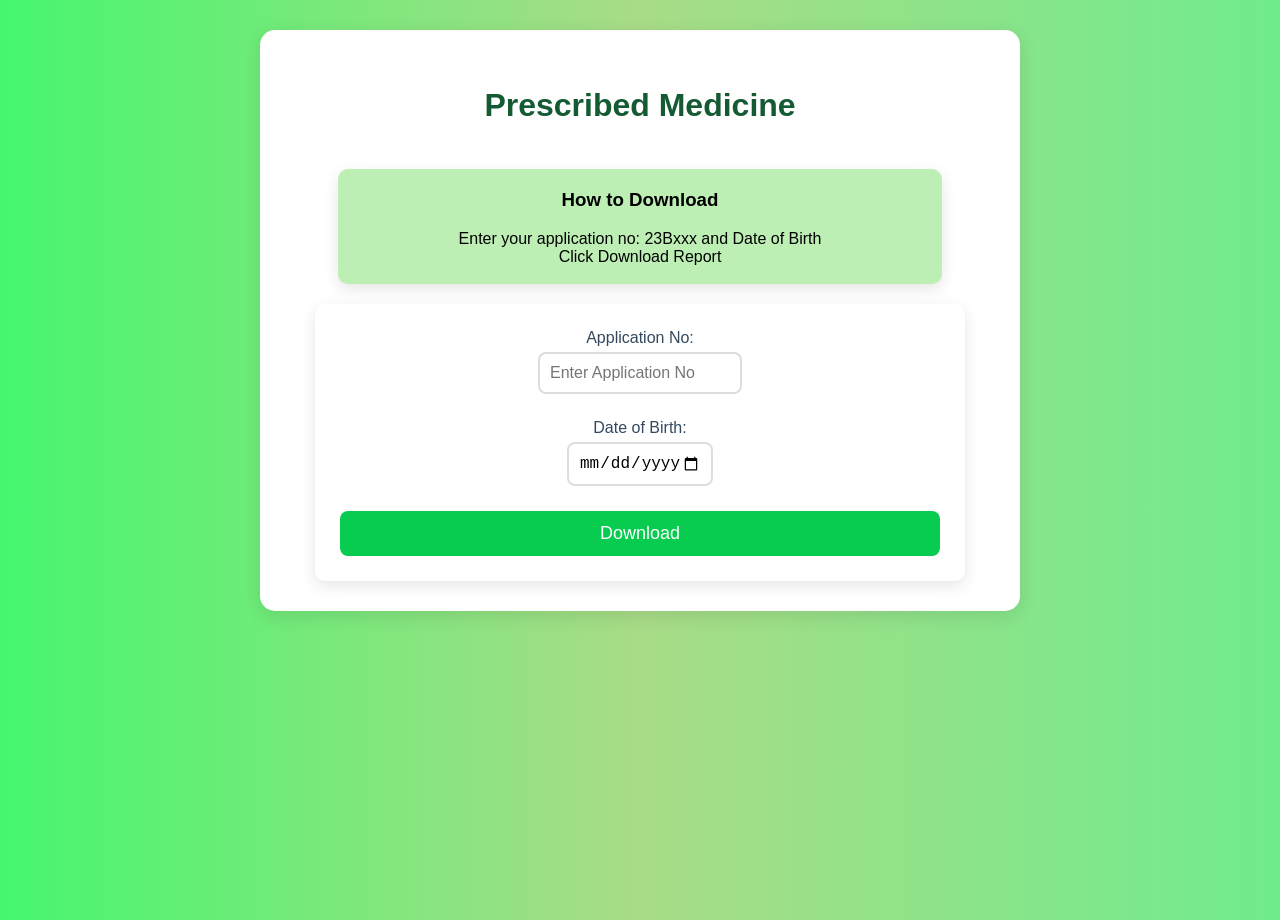
<file: Test Information Directory/prescribedMed/prescription.html>
<!DOCTYPE html>
<html lang="en">
<head>
    <meta charset="UTF-8" />
    <meta name="viewport" content="width=device-width, initial-scale=1.0" >
    <title>Xray Report</title>
    <style>
        body{
           font-family: 'Segoe UI', Tahoma, Geneva, Verdana, sans-serif;
           display: block;
           text-align: center;
           flex-direction: column;
           justify-content: center;
           align-items: center;
           min-height: 100vh;
           background: linear-gradient(to right, hsl(134, 91%, 62%), #a9dc87, hsl(134, 76%, 68%));
           margin: 0;
           padding: 10px;
        }
        #container{
            background-color: white;
            padding: 30px;
            border-radius: 15px;
            box-shadow: 0px 5px 20px rgba(0,0,0,0.1);
            width: 100%;
            max-width: 700px;
            margin: 20px auto; 
            display: flex;
            flex-direction: column;
            align-items: center;
        }
        h2{
            color: #145A32;
            font-size: 2rem;
            text-align: center;
            margin-bottom: 25px;
            font-weight: 600;
            display: flex;
            flex-direction: column;
            align-items: center;
        }
        #info-panel{
            background: rgb(189, 239, 181);
            padding: 2px;
            border-radius: 10px;
            margin: 20px;
            width: 100%;
            max-width: 600px;
            text-align: center;
            box-shadow: 0px 5px 15px rgba(0,0,0,0.1);
        }
        #form-group{
           margin-bottom: 25px; 
        }
        label{
            display: block;
          margin-bottom: 5px;
           font-weight: 500;
           color: #34495e;
        }
        input{
            width: calc(100% - 20px);
            padding: 12px;
            border: 1px solid #dce0e6;
            border-radius: 6px;
            box-sizing: border-box;
            transition: border-color 0.3s;
            font-size: 16px;
            padding: 10px;
            border: 2px solid #ddd;
            border-radius: 8px;
            font-size: 16px;
            transition: all 0.3s;
        }
        input:focus{
            border-color: #2ecc71;
            outline: none;
            box-shadow: 0 0 0 2px rgba(52,152,219,0.2);
        }
        button{
            width: 100%;
            background: #07cc4f;
            color: white;
            padding: 12px;
            border: none;
            border-radius: 8px;
            font-size: 18px;
            cursor: pointer;
            transition:  0.3s;
        }
        button:hover{
            background: #08823a;
        }
        form{
            width: 100%;
            max-width: 600px;
            background: white;
            padding: 25px;
            border-radius: 10px;
            box-shadow: 0px 5px 15px rgba(0,0,0,0.1);
            display: flex;
            flex-direction: column;
            align-items: center;
            text-align: center;
        }
        .popup {
            display: none;
            position: fixed;
            top: 30%;
            left: 50%;
            transform: translate(-50%, -50%);
            background: rgb(253, 255, 253);
            color: #07cc4f;
            padding: 20px;
            border-radius: 10px;
            box-shadow: 0px 4px 8px rgba(0,0,0,0.2);
            width: 90%;
            text-align: center;
            z-index: 1000;
            max-width: 400px;
        }
        .overlay {
            display: none;
            position: fixed;
            top: 0;
            left: 0;
            width: 100%;
            height: 100%;
            background: rgba(0,0,0,0.4);
            z-index: 999;
        }

        @media (max-width: 768px){
            h2{
                font-size: 1.8rem;
            }
            #container, #info-panel, form{
                width: 90%;
                padding: 20px;
            }
            input, button{
                font-size: 14px;
            }
        }
        @media (max-width: 480px){
            h2{
                font-size: 1.5rem;
                padding: 10px;
            }
        }
        

       
    </style>
</head>
<body>
    <div id="container">
        <h2>Prescribed Medicine</h2>

    <div id="info-panel">
        <h3>How to Download </h3>
        <p>Enter your application no: 23Bxxx and Date of Birth <br> Click Download Report</p>
    </div>

    <form id="xrayform">
        <div id="form-group">
            <label for="applicationno">Application No:</label>
            <input type="text" 
            name="applicationno" 
            id="applicationno" 
            placeholder="Enter Application No" required>
        </div>
        <div id="form-group">
            <label for="dob">Date of Birth:</label>
            <input type="date" name="dob" id="dob" required>
        </div>
        <button id="downloadBtn">Download</button>
    </form>
    <div class="overlay" id="overlay"></div>
    <div class="popup" id="popup">
        <p id="popupMessage"></p>
    </div>

    </div>
    <script>
        document.getElementById("downloadBtn").onclick = function(event) {
            event.preventDefault();
            let applicationNo = document.getElementById("applicationno").value.trim().toUpperCase();
            let dob = document.getElementById("dob").value.trim(); 
            
            if (
               ["23BCT0186", "23BCE0210", "23BCE0079"].includes(applicationNo) &&
               ["2006-01-26", "2005-12-21", "2004-06-23"].includes(dob)) { 
                let link = document.createElement("a");
                link.href = "prescription.jpeg";
                link.download = "Prescribed_Medicine.png";
                document.body.appendChild(link);
                link.click();
                document.body.removeChild(link);
            } else {
                showPopup("Enter Correct Application Number and Date of Birth.");
            }
            
        };
        function showPopup(message) {
            document.getElementById("popupMessage").textContent = message;
            document.getElementById("overlay").style.display = "block";
            document.getElementById("popup").style.display = "block";

            setTimeout(() => {
                document.getElementById("overlay").style.display = "none";
                document.getElementById("popup").style.display = "none";
            }, 1000); // Popup disappears after 3 seconds
        }
    </script>
    
    
</body>
</html>
</file>
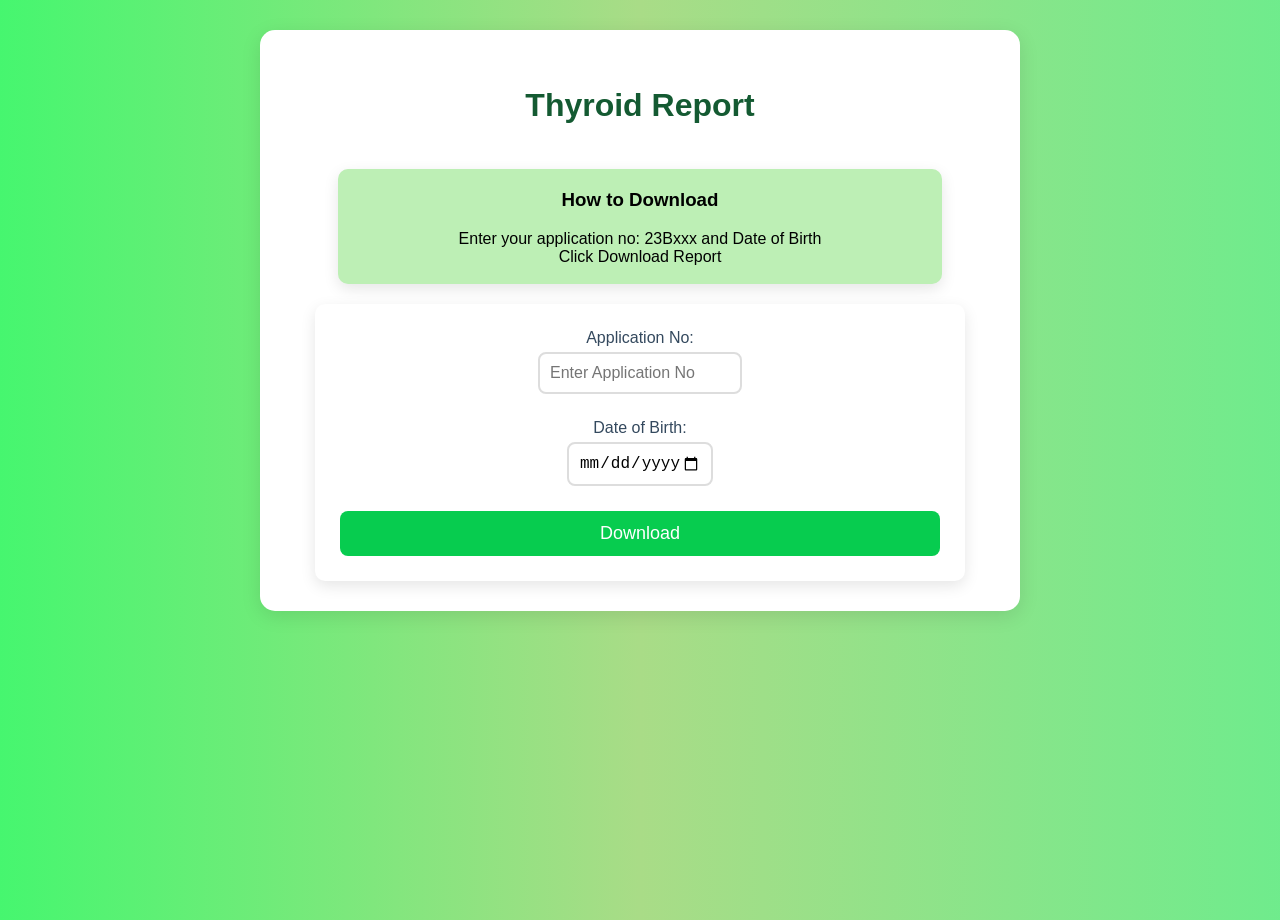
<file: Test Information Directory/thyroid/thyroid.html>
<!DOCTYPE html>
<html lang="en">
<head>
    <meta charset="UTF-8" />
    <meta name="viewport" content="width=device-width, initial-scale=1.0" >
    <title>Xray Report</title>
    <style>
        body{
           font-family: 'Segoe UI', Tahoma, Geneva, Verdana, sans-serif;
           display: block;
           text-align: center;
           flex-direction: column;
           justify-content: center;
           align-items: center;
           min-height: 100vh;
           background: linear-gradient(to right, hsl(134, 91%, 62%), #a9dc87, hsl(134, 76%, 68%));
           margin: 0;
           padding: 10px;
        }
        #container{
            background-color: white;
            padding: 30px;
            border-radius: 15px;
            box-shadow: 0px 5px 20px rgba(0,0,0,0.1);
            width: 100%;
            max-width: 700px;
            margin: 20px auto; 
            display: flex;
            flex-direction: column;
            align-items: center;
        }
        h2{
            color: #145A32;
            font-size: 2rem;
            text-align: center;
            margin-bottom: 25px;
            font-weight: 600;
            display: flex;
            flex-direction: column;
            align-items: center;
        }
        #info-panel{
            background: rgb(189, 239, 181);
            padding: 2px;
            border-radius: 10px;
            margin: 20px;
            width: 100%;
            max-width: 600px;
            text-align: center;
            box-shadow: 0px 5px 15px rgba(0,0,0,0.1);
        }
        #form-group{
           margin-bottom: 25px; 
        }
        label{
            display: block;
          margin-bottom: 5px;
           font-weight: 500;
           color: #34495e;
        }
        input{
            width: calc(100% - 20px);
            padding: 12px;
            border: 1px solid #dce0e6;
            border-radius: 6px;
            box-sizing: border-box;
            transition: border-color 0.3s;
            font-size: 16px;
            padding: 10px;
            border: 2px solid #ddd;
            border-radius: 8px;
            font-size: 16px;
            transition: all 0.3s;
        }
        input:focus{
            border-color: #2ecc71;
            outline: none;
            box-shadow: 0 0 0 2px rgba(52,152,219,0.2);
        }
        button{
            width: 100%;
            background: #07cc4f;
            color: white;
            padding: 12px;
            border: none;
            border-radius: 8px;
            font-size: 18px;
            cursor: pointer;
            transition:  0.3s;
        }
        button:hover{
            background: #08823a;
        }
        form{
            width: 100%;
            max-width: 600px;
            background: white;
            padding: 25px;
            border-radius: 10px;
            box-shadow: 0px 5px 15px rgba(0,0,0,0.1);
            display: flex;
            flex-direction: column;
            align-items: center;
            text-align: center;
        }
        .popup {
            display: none;
            position: fixed;
            top: 30%;
            left: 50%;
            transform: translate(-50%, -50%);
            background: rgb(253, 255, 253);
            color: #07cc4f;
            padding: 20px;
            border-radius: 10px;
            box-shadow: 0px 4px 8px rgba(0,0,0,0.2);
            width: 90%;
            text-align: center;
            z-index: 1000;
            max-width: 400px;
        }
        .overlay {
            display: none;
            position: fixed;
            top: 0;
            left: 0;
            width: 100%;
            height: 100%;
            background: rgba(0,0,0,0.4);
            z-index: 999;
        }

        @media (max-width: 768px){
            h2{
                font-size: 1.8rem;
            }
            #container, #info-panel, form{
                width: 90%;
                padding: 20px;
            }
            input, button{
                font-size: 14px;
            }
        }
        @media (max-width: 480px){
            h2{
                font-size: 1.5rem;
                padding: 10px;
            }
        }
        


       
    </style>
</head>
<body>
    <div id="container">
        <h2>Thyroid Report</h2>

    <div id="info-panel">
        <h3>How to Download </h3>
        <p>Enter your application no: 23Bxxx and Date of Birth <br> Click Download Report</p>
    </div>

    <form id="xrayform">
        <div id="form-group">
            <label for="applicationno">Application No:</label>
            <input type="text" 
            name="applicationno" 
            id="applicationno" 
            placeholder="Enter Application No" required>
        </div>
        <div id="form-group">
            <label for="dob">Date of Birth:</label>
            <input type="date" name="dob" id="dob" required>
        </div>
        <button id="downloadBtn">Download</button>
    </form>
    <div class="overlay" id="overlay"></div>
    <div class="popup" id="popup">
        <p id="popupMessage"></p>
    </div>

    </div>
    <script>
        document.getElementById("downloadBtn").onclick = function(event) {
            event.preventDefault();
            let applicationNo = document.getElementById("applicationno").value.trim().toUpperCase();
            let dob = document.getElementById("dob").value.trim(); 
            
            if (
               ["23BCT0186", "23BCE0210", "23BCE0079"].includes(applicationNo) &&
               ["2006-01-26", "2005-12-21", "2004-06-23"].includes(dob)) { 
                let link = document.createElement("a");
                link.href = "thyroid.png";
                link.download = "Thyroid_report.png";
                document.body.appendChild(link);
                link.click();
                document.body.removeChild(link);
            } else {
                showPopup("Enter Correct Application Number and Date of Birth.");
            }
            
        };
        function showPopup(message) {
            document.getElementById("popupMessage").textContent = message;
            document.getElementById("overlay").style.display = "block";
            document.getElementById("popup").style.display = "block";

            setTimeout(() => {
                document.getElementById("overlay").style.display = "none";
                document.getElementById("popup").style.display = "none";
            }, 1000); // Popup disappears after 3 seconds
        }
    </script>
    
    
</body>
</html>
</file>
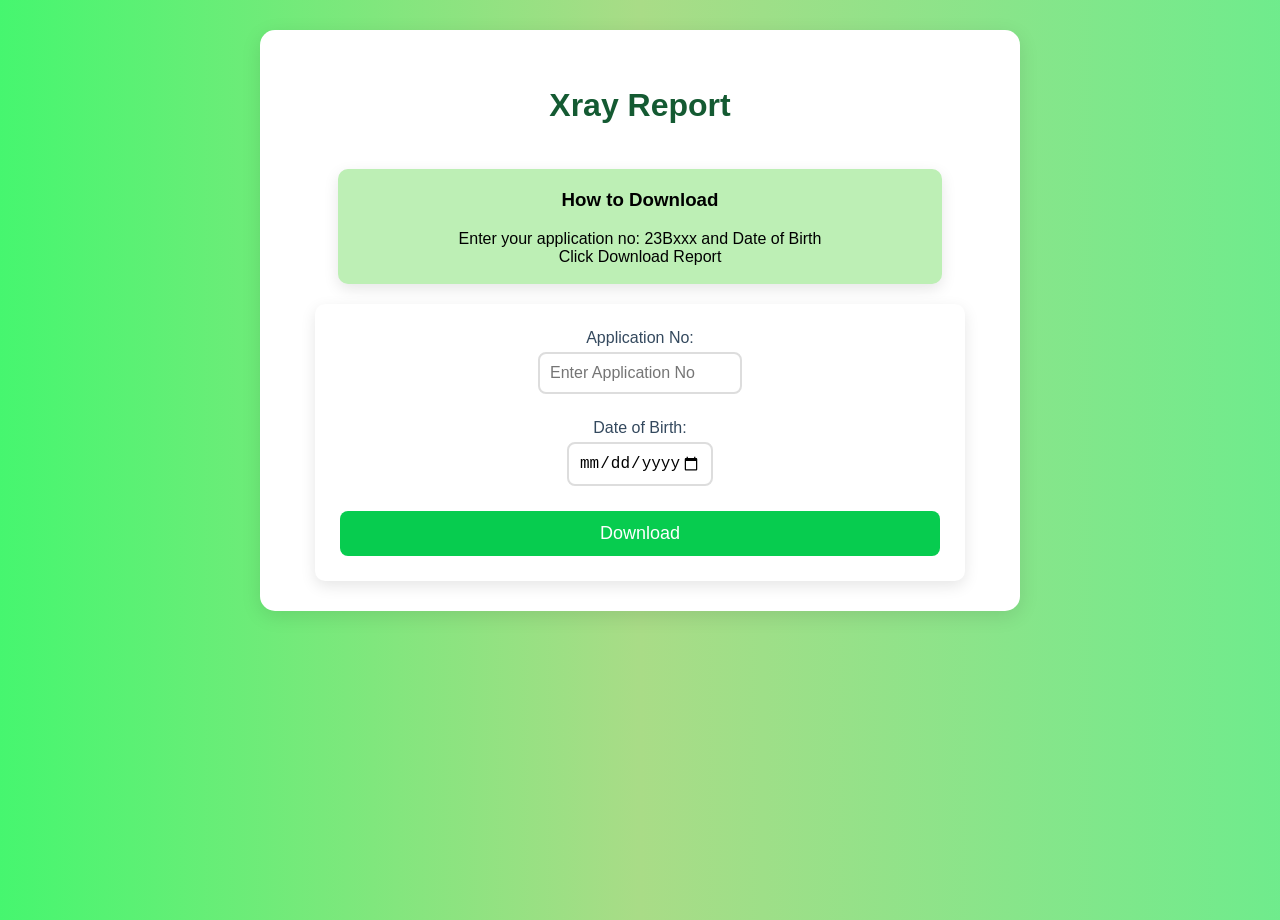
<file: Test Information Directory/xray/xray.html>
<!DOCTYPE html>
<html lang="en">
<head>
    <meta charset="UTF-8" />
    <meta name="viewport" content="width=device-width, initial-scale=1.0" >
    <title>Xray Report</title>
    <style>
        body{
           font-family: 'Segoe UI', Tahoma, Geneva, Verdana, sans-serif;
           display: block;
           text-align: center;
           flex-direction: column;
           justify-content: center;
           align-items: center;
           min-height: 100vh;
           background: linear-gradient(to right, hsl(134, 91%, 62%), #a9dc87, hsl(134, 76%, 68%));
           margin: 0;
           padding: 10px;
        }
        #container{
            background-color: white;
            padding: 30px;
            border-radius: 15px;
            box-shadow: 0px 5px 20px rgba(0,0,0,0.1);
            width: 100%;
            max-width: 700px;
            margin: 20px auto; 
            display: flex;
            flex-direction: column;
            align-items: center;
        }
        h2{
            color: #145A32;
            font-size: 2rem;
            text-align: center;
            margin-bottom: 25px;
            font-weight: 600;
            display: flex;
            flex-direction: column;
            align-items: center;
        }
        #info-panel{
            background: rgb(189, 239, 181);
            padding: 2px;
            border-radius: 10px;
            margin: 20px;
            width: 100%;
            max-width: 600px;
            text-align: center;
            box-shadow: 0px 5px 15px rgba(0,0,0,0.1);
        }
        #form-group{
           margin-bottom: 25px; 
        }
        label{
            display: block;
          margin-bottom: 5px;
           font-weight: 500;
           color: #34495e;
        }
        input{
            width: calc(100% - 20px);
            padding: 12px;
            border: 1px solid #dce0e6;
            border-radius: 6px;
            box-sizing: border-box;
            transition: border-color 0.3s;
            font-size: 16px;
            padding: 10px;
            border: 2px solid #ddd;
            border-radius: 8px;
            font-size: 16px;
            transition: all 0.3s;
        }
        input:focus{
            border-color: #2ecc71;
            outline: none;
            box-shadow: 0 0 0 2px rgba(52,152,219,0.2);
        }
        button{
            width: 100%;
            background: #07cc4f;
            color: white;
            padding: 12px;
            border: none;
            border-radius: 8px;
            font-size: 18px;
            cursor: pointer;
            transition:  0.3s;
        }
        button:hover{
            background: #08823a;
        }
        form{
            width: 100%;
            max-width: 600px;
            background: white;
            padding: 25px;
            border-radius: 10px;
            box-shadow: 0px 5px 15px rgba(0,0,0,0.1);
            display: flex;
            flex-direction: column;
            align-items: center;
            text-align: center;
        }
        .popup {
            display: none;
            position: fixed;
            top: 30%;
            left: 50%;
            transform: translate(-50%, -50%);
            background: rgb(253, 255, 253);
            color: #07cc4f;
            padding: 20px;
            border-radius: 10px;
            box-shadow: 0px 4px 8px rgba(0,0,0,0.2);
            width: 90%;
            text-align: center;
            z-index: 1000;
            max-width: 400px;
        }
        .overlay {
            display: none;
            position: fixed;
            top: 0;
            left: 0;
            width: 100%;
            height: 100%;
            background: rgba(0,0,0,0.4);
            z-index: 999;
        }

        @media (max-width: 768px){
            h2{
                font-size: 1.8rem;
            }
            #container, #info-panel, form{
                width: 90%;
                padding: 20px;
            }
            input, button{
                font-size: 14px;
            }
        }
        @media (max-width: 480px){
            h2{
                font-size: 1.5rem;
                padding: 10px;
            }
        }
        

        

       
    </style>
</head>
<body>
    <div id="container">
        <h2>Xray Report</h2>

    <div id="info-panel">
        <h3>How to Download </h3>
        <p>Enter your application no: 23Bxxx and Date of Birth <br> Click Download Report</p>
    </div>

    <form id="xrayform">
        <div id="form-group">
            <label for="applicationno">Application No:</label>
            <input type="text" 
            name="applicationno" 
            id="applicationno" 
            placeholder="Enter Application No" required>
        </div>
        <div id="form-group">
            <label for="dob">Date of Birth:</label>
            <input type="date" name="dob" id="dob" required>
        </div>
        <button id="downloadBtn">Download</button>
    </form>
    <div class="overlay" id="overlay"></div>
    <div class="popup" id="popup">
        <p id="popupMessage"></p>
    </div>

    </div>
    <script>
        document.getElementById("downloadBtn").onclick = function(event) {
            event.preventDefault();
            let applicationNo = document.getElementById("applicationno").value.trim().toUpperCase();
            let dob = document.getElementById("dob").value.trim(); 
            
            if (
               ["23BCT0186", "23BCE0210", "23BCE0079"].includes(applicationNo) &&
               ["2006-01-26", "2005-12-21", "2004-06-23"].includes(dob)) { 
                let link = document.createElement("a");
                link.href = "xrayImg.jpeg";
                link.download = "Xray_Report.jpeg";
                document.body.appendChild(link);
                link.click();
                document.body.removeChild(link);
            } else {
                showPopup("Enter Correct Application Number and Date of Birth.");
            }
            
        };
        function showPopup(message) {
            document.getElementById("popupMessage").textContent = message;
            document.getElementById("overlay").style.display = "block";
            document.getElementById("popup").style.display = "block";

            setTimeout(() => {
                document.getElementById("overlay").style.display = "none";
                document.getElementById("popup").style.display = "none";
            }, 1000); // Popup disappears after 3 seconds
        }
    </script>
    
    
</body>
</html>
</file>
